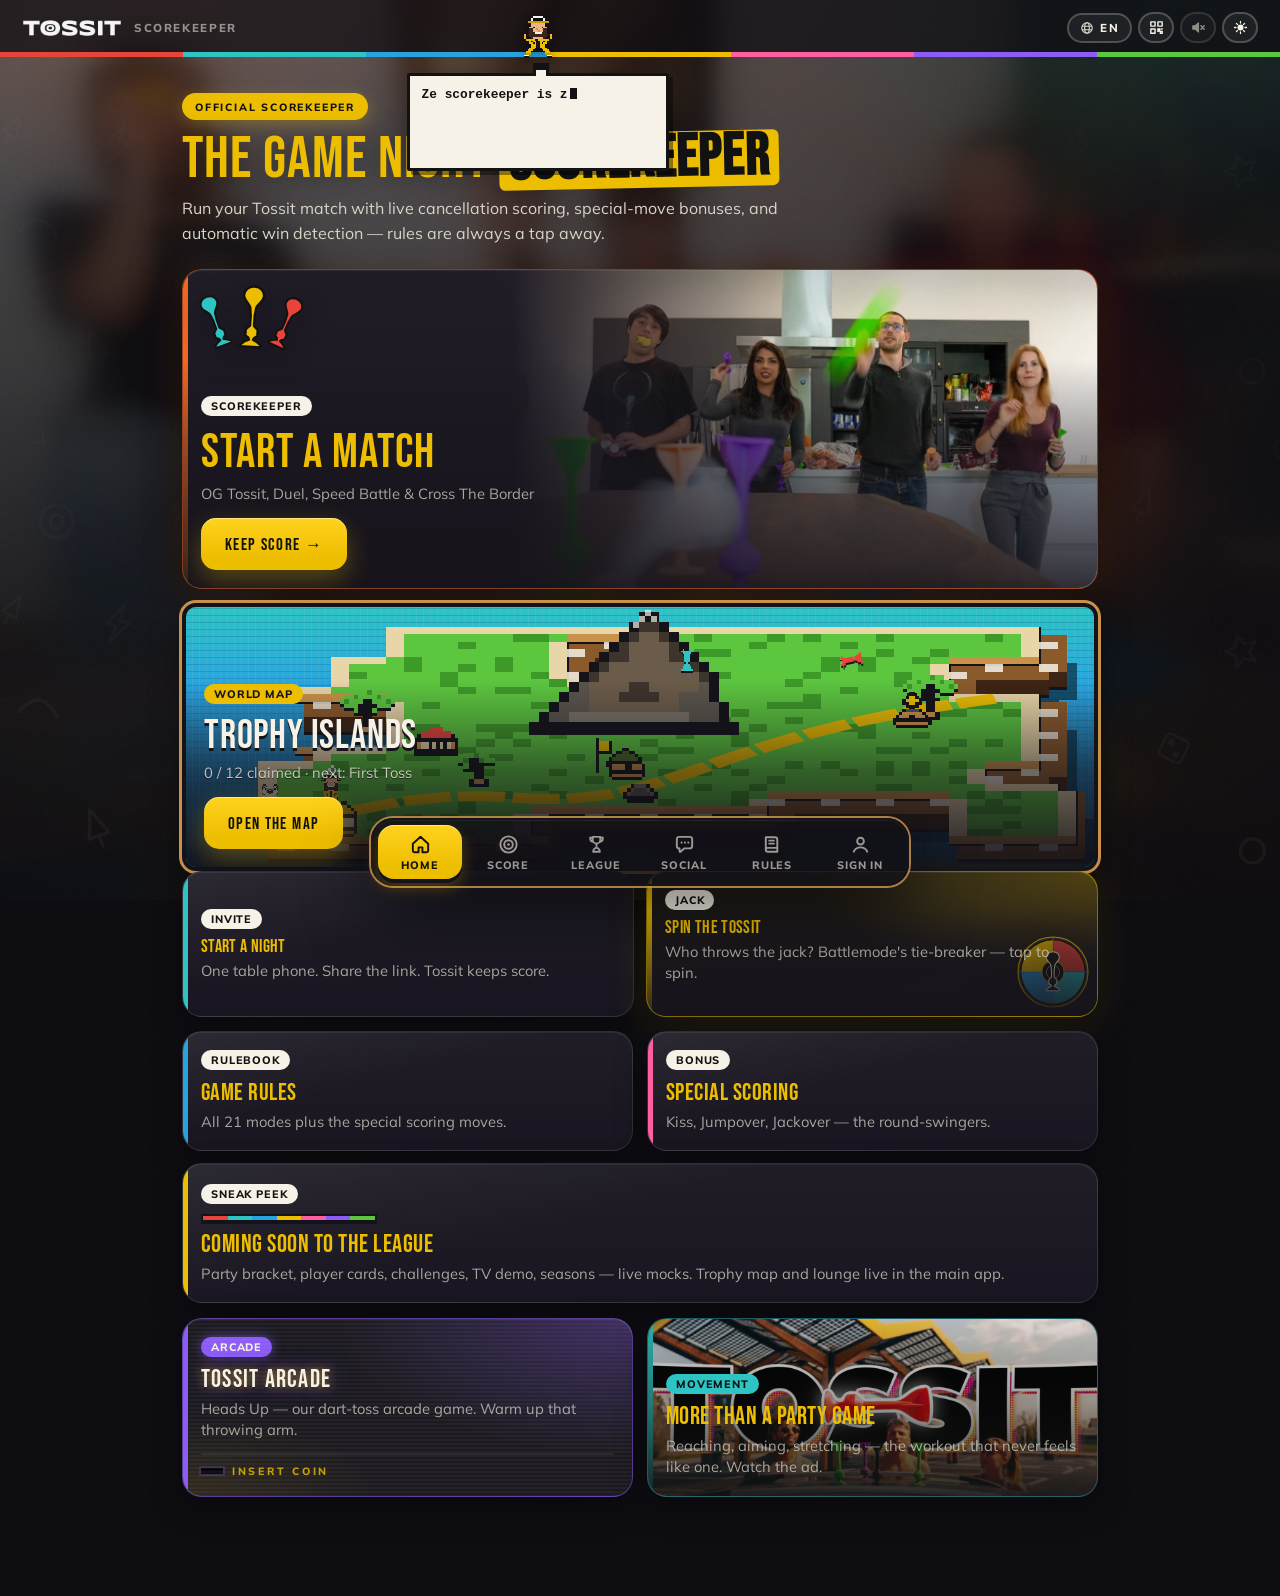
<file: index.html>
<!doctype html>
<html lang="en">
  <head>
    <meta charset="UTF-8" />
    <link rel="icon" type="image/svg+xml" href="/favicon.svg" />
    <link rel="icon" type="image/png" sizes="192x192" href="/icons/icon-192.png" />
    <meta
      name="viewport"
      content="width=device-width, initial-scale=1, viewport-fit=cover"
    />
    <meta name="theme-color" content="#121212" />
    <link rel="manifest" href="/manifest.webmanifest" />
    <link rel="apple-touch-icon" href="/icons/apple-touch-icon.png" />
    <meta name="apple-mobile-web-app-capable" content="yes" />
    <meta name="apple-mobile-web-app-status-bar-style" content="black-translucent" />
    <meta
      name="description"
      content="Keeps score, teaches all 21 game modes, and has an arcade inside — everything you need for game night."
    />
    <meta property="og:title" content="TOSSIT — The Game Night Scorekeeper" />
    <meta
      property="og:description"
      content="Keeps score, teaches all 21 game modes, and has an arcade inside — everything you need for game night."
    />
    <meta property="og:type" content="website" />
    <meta property="og:url" content="https://worldtossitleague.com/" />
    <meta property="og:image" content="https://worldtossitleague.com/og-image.png" />
    <meta property="og:image:width" content="1200" />
    <meta property="og:image:height" content="630" />
    <meta name="twitter:card" content="summary_large_image" />
    <meta name="twitter:title" content="TOSSIT — The Game Night Scorekeeper" />
    <meta
      name="twitter:description"
      content="Keeps score, teaches all 21 game modes, and has an arcade inside — everything you need for game night."
    />
    <meta name="twitter:image" content="https://worldtossitleague.com/og-image.png" />
    <link rel="preconnect" href="https://fonts.googleapis.com" />
    <link rel="preconnect" href="https://fonts.gstatic.com" crossorigin />
    <link
      href="https://fonts.googleapis.com/css2?family=Bebas+Neue&family=Mulish:wght@400;600;700;800&display=swap"
      rel="stylesheet"
    />
    <title>Tossit — Scorekeeper</title>
    <script type="module" crossorigin src="/assets/index-DO4WMa_-.js"></script>
    <link rel="stylesheet" crossorigin href="/assets/index-CfoiXfZk.css">
  </head>
  <body>
    <div id="root"></div>
  </body>
</html>
</file>
<file: assets/index-CfoiXfZk.css>
:root{--ink:#121212;--yellow:#edbd00;--cream:#f6f2e7;--bone:#f6f2e7;--orange:#f26722;--blue:#29a3e0;--teal:#2ec4c4;--red:#e8443a;--green:#5cc63f;--purple:#8b5cf6;--pink:#ff5fa2;--night:#121212;--card:#1c1a20;--plate:#272430;--ink-soft:#d9d4c8;--tr-bg:#121212;--tr-card:#1c1a20;--tr-plate:#272430;--tr-ink:#d9d4c8;--tr-heading:#edbd00;--tr-line:#f6f2e7;--tr-plate-line:#121212;--tr-shadow-color:#f26722;--tr-accent:#edbd00;--tr-accent-ink:#121212;--tr-outline:3px;--tr-radius:18px;--tr-shadow:8px;--tr-line-w:var(--tr-outline);--tr-drop:var(--tr-shadow);--dart-1:#e8443a;--dart-2:#2ec4c4;--dart-3:#29a3e0;--dart-4:#edbd00;--dart-5:#ff5fa2;--dart-6:#8b5cf6;--dart-7:#5cc63f;--bg-deep:#0e0d12;--bg-top:#17141c;--stroke-soft:#f6f2e71a;--stroke-strong:#f6f2e733;--hi-inner:inset 0 1px 0 #ffffff0f;--e1:0 2px 10px #00000047;--e2:0 12px 32px #00000061;--e3:0 26px 64px #00000085;--surface-sheen:linear-gradient(165deg, #ffffff0e, #fff0 42%);--font-display:"Bebas Neue", Impact, sans-serif;--font-body:"Mulish", "Muli", system-ui, sans-serif;--ease:cubic-bezier(.22, 1, .36, 1);--toss-ease:cubic-bezier(.2, .9, .25, 1.15);--spring:cubic-bezier(.34, 1.56, .64, 1);--safe-top:env(safe-area-inset-top,0px);--safe-bottom:env(safe-area-inset-bottom,0px);--tap:52px;--lightningcss-light: ;--lightningcss-dark:initial;color-scheme:dark}@media (width<=720px){:root{--tr-line-w:2.5px;--tr-drop:6px}}*,:before,:after{box-sizing:border-box}html,body,#root{min-height:100%}html,body{overflow-x:clip}body{font-family:var(--font-body);background:linear-gradient(180deg, var(--bg-top) 0%, var(--bg-deep) 46%, #0b0a0e 100%) fixed, var(--bg-deep);color:var(--tr-ink);-webkit-font-smoothing:antialiased;-webkit-tap-highlight-color:transparent;touch-action:manipulation;margin:0}:focus{outline:none}:focus-visible{outline:2.5px solid var(--yellow);outline-offset:2px}h1,h2,h3,.display{font-family:var(--font-display);letter-spacing:.02em;text-transform:uppercase;color:var(--tr-heading);margin:0;font-weight:400}a{color:inherit;text-decoration:none}button,input,select{font:inherit}button{cursor:pointer;color:inherit;background:0 0;border:none}.app-frame{--bg-photo:url(/bg/ambient-warm.jpg);--bg-photo-opacity:.4;--glow-a:#f2672233;--glow-b:#2ec4c421;--glow-c:#edbd0017;flex-direction:column;min-height:100dvh;display:flex;position:relative}.app-frame[data-bg=score]{--bg-photo:url(/bg/ambient-warm.jpg);--bg-photo-opacity:.46;--glow-a:#edbd0026;--glow-b:#f267222b;--glow-c:#2ec4c414}.app-frame[data-bg=rules]{--bg-photo:url(/bg/ambient-cool.jpg);--bg-photo-opacity:.55;--glow-a:#29a3e033;--glow-b:#2ec4c426;--glow-c:#8b5cf61a}.app-frame[data-bg=arcade]{--bg-photo:url(/bg/ambient-violet.jpg);--bg-photo-opacity:.42;--glow-a:#8b5cf64d;--glow-b:#ff5fa229;--glow-c:#edbd001a}.app-frame[data-bg=movement]{--bg-photo:url(/bg/ambient-cool.jpg);--bg-photo-opacity:.45;--glow-a:#2ec4c433;--glow-b:#5cc63f1f;--glow-c:#29a3e01a}.app-frame[data-bg=quiet]{--bg-photo:url(/bg/ambient-cool.jpg);--bg-photo-opacity:.24;--glow-a:#f267221c;--glow-b:#29a3e01c;--glow-c:#2ec4c412}.app-bg{z-index:0;pointer-events:none;position:fixed;inset:0}.app-bg>div{position:absolute;inset:0}.app-bg-photo{background-image:var(--bg-photo);opacity:var(--bg-photo-opacity);background-position:top;background-size:cover;-webkit-mask-image:linear-gradient(#000000f2,#0009 42%,#00000047 72%,#00000024);mask-image:linear-gradient(#000000f2,#0009 42%,#00000047 72%,#00000024)}.app-bg-glow{background:radial-gradient(52% 44% at 10% -8%, var(--glow-a), transparent 68%), radial-gradient(46% 40% at 92% 0%, var(--glow-b), transparent 70%), radial-gradient(64% 52% at 50% 112%, var(--glow-c), transparent 72%), radial-gradient(130% 96% at 50% 42%, transparent 52%, #07060a99 100%)}.app-bg-pattern{opacity:.045;filter:invert();background-image:url(/tossit-doodles.svg);background-size:480px;-webkit-mask-image:radial-gradient(92% 84% at 50% 34%,#0000 32%,#000 88%);mask-image:radial-gradient(92% 84% at 50% 34%,#0000 32%,#000 88%)}.app-bg:after{content:"";opacity:.05;mix-blend-mode:overlay;background-image:url("data:image/svg+xml,%3Csvg xmlns='http://www.w3.org/2000/svg' width='160' height='160'%3E%3Cfilter id='n'%3E%3CfeTurbulence type='fractalNoise' baseFrequency='0.85' numOctaves='2'/%3E%3CfeColorMatrix type='saturate' values='0'/%3E%3C/filter%3E%3Crect width='100%25' height='100%25' filter='url(%23n)'/%3E%3C/svg%3E");position:absolute;inset:0}.app-header{z-index:30;padding:calc(12px + var(--safe-top)) 22px 14px;-webkit-backdrop-filter:blur(18px)saturate(1.5);background:#0e0d12b8;align-items:center;gap:12px;display:flex;position:sticky;top:0;overflow:visible}.wordmark{flex-shrink:1;align-items:center;min-width:0;display:inline-flex}.wordmark img{filter:invert()brightness(.96);width:auto;height:20px;display:block}.header-sub{letter-spacing:.14em;text-transform:uppercase;color:var(--cream);opacity:.55;text-overflow:ellipsis;white-space:nowrap;min-width:0;font-size:.72rem;font-weight:800;overflow:hidden}.header-tools{flex-shrink:0;align-items:center;gap:6px;margin-left:auto;display:flex}.header-stripe{height:5px;display:flex;position:absolute;bottom:0;left:0;right:0}.header-stripe i{flex:1 1 0}.header-stripe i:first-child{background:var(--dart-1)}.header-stripe i:nth-child(2){background:var(--dart-2)}.header-stripe i:nth-child(3){background:var(--dart-3)}.header-stripe i:nth-child(4){background:var(--dart-4)}.header-stripe i:nth-child(5){background:var(--dart-5)}.header-stripe i:nth-child(6){background:var(--dart-6)}.header-stripe i:nth-child(7){background:var(--dart-7)}.app-main{width:min(960px,100%);padding:24px 22px calc(100px + var(--safe-bottom));z-index:1;animation:page-in .26s var(--ease) both;flex:1;margin:0 auto;position:relative}@keyframes page-in{0%{opacity:0;transform:translateY(6px)}to{opacity:1;transform:none}}.tabbar{left:50%;bottom:calc(14px + var(--safe-bottom));z-index:40;-webkit-backdrop-filter:blur(24px)saturate(1.5);box-shadow:0 0 0 2px #c9924bd9, var(--e3), var(--hi-inner);background:#121016d1;border:2px solid #15131a;border-radius:22px;gap:4px;padding:5px;display:flex;position:fixed;transform:translate(-50%)}.tab{min-width:84px;color:var(--cream);opacity:.6;transition:opacity .16s var(--ease), background .16s var(--ease), color .16s var(--ease), box-shadow .16s var(--ease);border-radius:16px;flex-direction:column;align-items:center;gap:2px;padding:8px 16px 7px;display:flex}.tab svg{width:23px;height:23px}.tab span{letter-spacing:.08em;text-transform:uppercase;white-space:nowrap;font-size:.68rem;font-weight:800}.tab.active{background:linear-gradient(180deg, #ffd21e, var(--yellow) 78%);color:var(--ink);opacity:1;box-shadow:inset 0 1px #ffffff73,0 4px #15131a,0 8px 16px #edbd0047}.tab:not(.active):active{opacity:.9}.kicker{background:var(--tr-accent);min-height:27px;color:var(--tr-accent-ink);letter-spacing:.17em;text-transform:uppercase;border-radius:999px;align-items:center;padding:0 13px;font-size:.66rem;font-weight:800;display:inline-flex;box-shadow:0 4px 16px #edbd0047}.page-title{text-shadow:0 2px 28px #00000073;margin:12px 0 8px;font-size:clamp(2.3rem,5.6vw,3.7rem);line-height:.94}.page-title strong{background:var(--tr-accent);color:var(--tr-accent-ink);text-shadow:none;border-radius:6px;padding:0 .16em;display:inline-block;transform:rotate(-1.2deg)}.lede{opacity:.9;max-width:40rem;margin:0 0 20px;font-size:1rem;line-height:1.55}.meta{color:var(--tr-ink);opacity:.75;margin:0;font-size:.92rem;line-height:1.45}.back-link{background:var(--tr-plate);border:1.5px solid #f6f2e729;border-radius:12px;align-items:center;gap:6px;min-height:40px;margin-bottom:14px;padding:0 14px;font-size:.9rem;font-weight:700;display:inline-flex}.badge{letter-spacing:.08em;text-transform:uppercase;color:var(--ink);background:var(--cream);border-radius:999px;padding:3px 10px;font-size:.68rem;font-weight:800;display:inline-block}.btn-row{flex-wrap:wrap;gap:12px;margin-top:18px;display:flex}.btn{min-height:var(--tap);font-family:var(--font-display);letter-spacing:.08em;text-transform:uppercase;transition:transform .12s var(--ease), filter .12s var(--ease), box-shadow .12s var(--ease);border-radius:15px;justify-content:center;align-items:center;padding:2px 24px 0;font-size:1.06rem;font-weight:400;display:inline-flex}.btn:active{transform:translateY(1px)scale(.97)}.btn:disabled{opacity:.4;pointer-events:none}.btn-primary{background:linear-gradient(180deg, #ffd21e, var(--yellow) 78%);color:var(--ink);position:relative;overflow:hidden;box-shadow:0 10px 26px #edbd004d,inset 0 1px #ffffff73}.btn-primary:after{content:"";width:36%;animation:brand-sheen 4.8s var(--ease) 1.2s infinite;pointer-events:none;background:linear-gradient(90deg,#0000,#ffffff61,#0000);position:absolute;inset:0 auto 0 -40%;transform:translate(-80%)}@keyframes brand-sheen{0%,72%{transform:translate(-80%)}88%,to{transform:translate(380%)}}.btn-ghost{color:var(--cream);box-shadow:var(--e1), var(--hi-inner);background:linear-gradient(#ffffff12,#ffffff04),#272430b8;border:1px solid #f6f2e729}.btn-danger{color:var(--red);background:#e8443a14;border:1px solid #e8443a73}.btn .btn-points{letter-spacing:.06em;animation:score-pop .38s var(--toss-ease) both;background:#12121229;border-radius:999px;margin-left:10px;padding:3px 10px 1px;font-size:.94em;display:inline-block;box-shadow:inset 0 1px 2px #0003}.card{background:var(--surface-sheen), linear-gradient(180deg, #201d27, #191621);border:1px solid var(--stroke-soft);transition:transform .14s var(--ease), border-color .14s var(--ease), box-shadow .14s var(--ease);box-shadow:var(--e2), var(--hi-inner);border-radius:20px;padding:18px;display:block;position:relative;overflow:hidden}button.card{text-align:left;width:100%}.card:after{content:"";background:var(--card-shadow,var(--orange));border-radius:0 4px 4px 0;width:5px;position:absolute;top:0;bottom:0;left:0}@media (hover:hover) and (pointer:fine){.card:hover{box-shadow:var(--e3), var(--hi-inner);border-color:#f6f2e747;transform:translateY(-2px)}.tab:not(.active):hover{opacity:.9;background:#f6f2e714}.rule-row:hover{border-color:#f6f2e747;transform:translateY(-1px)}.land-hud-pip:hover{transform:scale(1.16)}}.card h3{margin:8px 0 4px;font-size:1.55rem}.card-grid{grid-template-columns:repeat(auto-fill,minmax(250px,1fr));gap:12px;display:grid}.home-hero{padding-top:12px}.hero-card{min-height:250px;box-shadow:var(--e2), 0 12px 44px #f2672229, var(--hi-inner);background:radial-gradient(120% 130% at 100% 0,#f267223d,#0000 55%),linear-gradient(#201d27,#181520);border-width:1.5px;border-color:#f2672280;flex-direction:column;justify-content:flex-end;align-items:flex-start;margin-top:24px;display:flex}.hero-media{object-fit:cover;object-position:center 62%;z-index:0;width:58%;height:100%;position:absolute;top:0;right:0;-webkit-mask-image:linear-gradient(270deg,#000000f2 45%,#0000);mask-image:linear-gradient(270deg,#000000f2 45%,#0000)}.hero-card:before{content:"";z-index:1;background:linear-gradient(#0000 28%,#17141b59 52%,#17141be0 100%);position:absolute;inset:0}.hero-card>:not(.hero-media){z-index:2;position:relative}.hero-card h3{margin:8px 0 2px;font-size:clamp(2.2rem,6vw,3rem)}.hero-card .meta{margin-bottom:14px}.hero-cta{pointer-events:none}.hero-card:active .hero-cta{transform:scale(.97)}.home-actions{grid-template-columns:repeat(auto-fit,minmax(250px,1fr));gap:14px;margin-top:14px;display:grid}.home-actions .card{flex-direction:column;justify-content:flex-end;align-items:flex-start;min-height:120px;display:flex}.home-actions .card h3{font-size:1.5rem}.rules-index .lede{margin-bottom:8px}.filter-row{top:calc(61px + var(--safe-top));z-index:20;scrollbar-width:none;-webkit-overflow-scrolling:touch;-webkit-backdrop-filter:blur(18px)saturate(1.4);background:#16141ca8;border:1px solid #f6f2e71a;border-radius:999px;gap:8px;margin:0 0 14px;padding:7px;display:flex;position:sticky;overflow-x:auto;box-shadow:0 8px 24px #05040859}.filter-row::-webkit-scrollbar{display:none}.filter-chip{background:var(--tr-plate);min-height:40px;color:var(--cream);letter-spacing:.05em;text-transform:uppercase;transition:background .14s var(--ease), color .14s var(--ease), box-shadow .14s var(--ease);border:2px solid #15131a;border-radius:999px;flex:none;padding:0 16px;font-size:.8rem;font-weight:800;box-shadow:0 2px #15131a}.filter-chip.active{background:linear-gradient(180deg, #ffd21e, var(--yellow) 78%);color:var(--ink);border-color:#15131a;box-shadow:0 3px #15131a}.rule-list{gap:8px;margin:0 0 18px;padding:0;list-style:none;display:grid}.rule-row{background:var(--surface-sheen), linear-gradient(180deg, #1f1c26, #181520);border:1px solid var(--stroke-soft);min-height:60px;transition:transform .13s var(--ease), border-color .13s var(--ease), box-shadow .13s var(--ease);box-shadow:var(--e1), var(--hi-inner);border-radius:16px;grid-template-columns:1fr auto;align-items:center;gap:12px;padding:12px 14px 12px 16px;display:grid;position:relative;overflow:hidden}.rule-row:before{content:"";background:var(--row-accent,var(--yellow));border-radius:0 3px 3px 0;width:5px;position:absolute;top:0;bottom:0;left:0}.rule-row:active{border-color:#f6f2e747;transform:scale(.985)}.rule-row .row-name{font-family:var(--font-display);color:var(--cream);letter-spacing:.03em;text-transform:uppercase;font-size:1.22rem;line-height:1.05}.rule-row .row-meta{opacity:.65;margin-top:3px;font-size:.82rem}.row-tag{letter-spacing:.08em;text-transform:uppercase;color:var(--ink);background:var(--yellow);vertical-align:2px;border-radius:999px;margin-left:8px;padding:3px 9px;font-size:.64rem;font-weight:800;display:inline-block}.rule-row .chevron{color:var(--cream);opacity:.35;font-size:1.1rem}.featured-grid,.rules-shortcuts{grid-template-columns:1fr;gap:10px;margin:0 0 8px;display:grid}@media (width>=720px){.featured-grid,.rules-shortcuts{grid-template-columns:repeat(3,minmax(0,1fr))}}.rules-shortcuts .card{flex-direction:column;justify-content:flex-end;align-items:flex-start;min-height:0;padding:14px 14px 15px;display:flex}.rules-shortcuts .card h3,.spin-feature h3{margin:6px 0 2px;font-size:1.22rem;line-height:1.05}.rules-shortcuts .meta,.spin-feature .meta{margin:0;font-size:.78rem;line-height:1.35}.group-label{font-family:var(--font-display);color:var(--cream);opacity:.9;letter-spacing:.07em;text-transform:uppercase;align-items:center;gap:14px;margin:18px 0 10px;font-size:1.3rem;display:flex}.group-label-sub{opacity:.72;margin:6px 0 8px;font-size:1.05rem}.group-label:after{content:"";background:linear-gradient(90deg,#f6f2e738,#0000);flex:1;height:1.5px}.rules-detail .back-link{min-height:36px;margin-bottom:10px;padding:0 12px}.rules-detail .page-title{margin-top:10px}.rules-detail .lede{margin-bottom:12px}.rules-detail-meta{margin:0 0 14px}.chip-row{flex-wrap:wrap;gap:8px;margin:0 0 18px;display:flex}.chip{background:var(--surface-sheen), #272430a8;min-width:0;box-shadow:var(--e1), var(--hi-inner);border:1px solid #f6f2e724;border-radius:14px;padding:8px 12px}.chip strong{font-family:var(--font-display);color:var(--tr-heading);font-size:1.22rem;line-height:1;display:block}.chip span{text-transform:uppercase;letter-spacing:.05em;opacity:.7;font-size:.72rem}.step-card{--sc-pad-x:18px;--sc-pad-y:16px;background:var(--surface-sheen), linear-gradient(180deg, #201d27, #191621);border:1px solid var(--stroke-soft);padding:var(--sc-pad-y) var(--sc-pad-x);box-shadow:var(--e1), var(--hi-inner);border-radius:18px;flex-direction:column;margin-bottom:12px;display:flex;overflow:hidden}.step-card:not(:has(>.card-media)){border-top:3px solid var(--step-shadow,var(--orange))}.step-card .label{letter-spacing:.14em;text-transform:uppercase;color:var(--step-shadow,var(--tr-accent));margin-bottom:4px;font-size:.72rem;font-weight:800;display:block}.step-card h3{margin-bottom:2px;font-size:1.35rem}.step-card>.card-media{margin:calc(-1 * var(--sc-pad-y)) calc(-1 * var(--sc-pad-x)) 14px;border:none;border-bottom:3px solid var(--step-shadow,var(--tr-accent));border-radius:0;order:-1}.step-card .rules-html{font-size:.95rem}.step-card .rules-html>:first-child{margin-top:.5em}.step-card .rules-html>:last-child{margin-bottom:.15em}.rules-html h4{font-family:var(--font-display);color:var(--tr-heading);text-transform:uppercase;margin:1.1em 0 .35em;font-size:1.2rem}.rules-html p,.rules-html li{line-height:1.55}.rules-html ul{padding-left:1.2em}.rules-html.card:after{display:none}.card-media{border:1.5px solid #f6f2e729;border-bottom:3px solid var(--step-shadow,var(--move-shadow,var(--tr-accent)));background:#17141b;border-radius:14px;margin:12px 0 10px;overflow:hidden}.card-media img,.card-media video{width:100%;height:auto;display:block}.rules-hero-grid{gap:12px;margin:4px 0 18px;display:grid}.rules-hero-grid.two-up{grid-template-columns:repeat(auto-fit,minmax(240px,1fr))}.rules-hero-grid .card-media{margin:0}.move-thumb{object-fit:cover;border:1.5px solid #f6f2e72e;border-radius:14px;width:96px;height:96px;position:absolute;top:14px;right:14px}.move-card:has(>.move-thumb){min-height:124px;padding-right:124px;position:relative}.how-to-throw-page{max-width:100%}.how-to-throw-page .lede{margin-bottom:14px}.throw-section{margin-top:28px}.throw-heading{margin:10px 0 6px;font-size:clamp(1.7rem,4.5vw,2.4rem)}.throw-heading strong{background:var(--tr-accent);color:var(--tr-accent-ink);border-radius:6px;padding:0 .16em;display:inline-block;transform:rotate(-1.2deg)}.throw-grid{grid-template-columns:repeat(auto-fill,minmax(260px,1fr));gap:12px;display:grid}.throw-grid .step-card{margin-bottom:0}.move-grid{grid-template-columns:repeat(auto-fill,minmax(230px,1fr));gap:12px;display:grid}.move-card{background:var(--surface-sheen), linear-gradient(180deg, #201d27, #191621);border:1.5px solid #f6f2e71a;border-left:5px solid var(--move-shadow,var(--orange));box-shadow:var(--e1), var(--hi-inner);transition:transform .13s var(--ease), border-color .13s var(--ease), box-shadow .13s var(--ease), background .13s var(--ease);border-radius:18px;padding:16px}.move-card.selected{border-color:var(--move-face,var(--yellow));background:var(--surface-sheen), linear-gradient(180deg, color-mix(in srgb, var(--move-face,var(--yellow)) 16%, #201d27), color-mix(in srgb, var(--move-face,var(--yellow)) 8%, #191621));box-shadow:0 0 0 2.5px color-mix(in srgb, var(--move-face,var(--yellow)) 65%, transparent), 0 6px 24px color-mix(in srgb, var(--move-face,var(--yellow)) 28%, transparent), var(--hi-inner)}.move-card.selected .meta{color:var(--yellow);opacity:1;font-weight:800}.move-card .points{font-family:var(--font-display);color:var(--ink);background:var(--move-face,var(--tr-accent));border-radius:10px;margin-bottom:8px;padding:3px 10px;font-size:1.15rem;display:inline-block}.move-card h3{margin-bottom:6px;font-size:1.35rem}.setup-form{gap:16px;max-width:720px;display:grid}.score-setup{padding-bottom:8px}.setup-resume{border:1.5px solid color-mix(in srgb, var(--orange) 55%, #f6f2e72e);background:radial-gradient(120% 110% at 100% 0%, #f2672238, transparent 55%), var(--surface-sheen), linear-gradient(180deg, #241c18, #181520);max-width:720px;box-shadow:var(--e2), var(--hi-inner);border-radius:20px;gap:12px;margin:0 0 20px;padding:16px 16px 14px;display:grid}.setup-resume .badge{margin-bottom:6px}.setup-resume h2{font-family:var(--font-display);letter-spacing:.04em;text-transform:uppercase;color:var(--cream);margin:0 0 4px;font-size:clamp(1.55rem,4vw,1.9rem);line-height:1.05}.setup-resume-note{opacity:.72;margin:0}.setup-resume-actions{margin:0}.setup-resume-actions .btn-primary{flex:180px;min-height:52px}.setup-empty-hint{color:var(--tr-ink);opacity:.85;background:#f6f2e70a;border:1px dashed #f6f2e72e;border-radius:12px;margin:0 0 12px;padding:10px 12px;font-size:.86rem;line-height:1.4}.player-edit-list{gap:10px;display:grid}.player-edit-tools{flex-wrap:wrap;align-items:center;gap:8px;display:flex}.player-remove{flex:none;min-height:40px;padding:0 12px}.setup-actions{bottom:calc(72px + var(--safe-bottom));z-index:15;-webkit-backdrop-filter:blur(16px)saturate(1.3);background:#121018d1;border:1px solid #f6f2e71f;border-radius:18px;margin-top:4px;padding:10px;position:sticky;box-shadow:0 -8px 28px #05040859}.inline-link{text-underline-offset:2px;color:var(--cream);text-decoration:underline}.setup-mode-meta{margin-top:-4px}.round-pick-hint{color:var(--tr-ink);opacity:.82;margin:-4px 0 12px;font-size:.9rem;line-height:1.35}.rules-index-head,.rules-index-head .lede{margin-bottom:4px}.rules-empty{color:var(--tr-ink);background:#f6f2e70a;border:1px dashed #f6f2e733;border-radius:16px;margin:8px 0 24px;padding:18px 16px;font-size:.92rem}.rules-group{margin-bottom:4px}.rules-steps{gap:0;display:grid}.rules-actions{margin-top:8px}.rules-actions-sticky{bottom:calc(72px + var(--safe-bottom));z-index:15;-webkit-backdrop-filter:blur(16px)saturate(1.3);background:#121018db;border:1px solid #f6f2e71f;border-radius:18px;margin-top:18px;padding:10px;position:sticky;box-shadow:0 -8px 28px #05040859}.rules-not-found{max-width:520px}.throw-hero{margin-bottom:4px}.throw-chips{margin-top:4px}.throw-footer{margin-top:28px}.field label{text-transform:uppercase;letter-spacing:.07em;opacity:.8;margin-bottom:8px;font-size:.74rem;font-weight:800;display:block}.field input,.field select{width:100%;min-height:var(--tap);color:var(--cream);appearance:none;transition:border-color .14s var(--ease), box-shadow .14s var(--ease);background:#1f1c26d1;border:1px solid #f6f2e72e;border-radius:14px;padding:0 16px;font-size:16px;box-shadow:inset 0 2px 6px #00000047}.field input:focus,.field select:focus{outline:2px solid var(--yellow);outline-offset:1px}.player-edit{background:var(--surface-sheen), linear-gradient(180deg, #201d27, #191621);border:1px solid var(--stroke-soft);border-left:6px solid var(--row-color,var(--orange));box-shadow:var(--e1), var(--hi-inner);border-radius:16px;grid-template-columns:1fr auto;align-items:center;gap:10px;padding:12px;display:grid}.setup-form .btn-primary{flex:180px;min-height:56px}.color-swatches{flex-wrap:wrap;gap:8px;display:flex}.swatch{width:38px;height:38px;transition:transform .12s var(--ease);border:2px solid #0006;border-radius:999px}.swatch.selected{outline:3px solid var(--cream);outline-offset:2px;transform:scale(1.06)}.scoreboard{gap:10px;display:grid}.player-row{background:var(--surface-sheen), linear-gradient(180deg, #1e1b25c7, #15131bdb);-webkit-backdrop-filter:blur(16px)saturate(1.3);border:1px solid #f6f2e724;border-left:6px solid var(--row-color,var(--orange));min-height:96px;box-shadow:var(--e2), var(--hi-inner);border-radius:18px;grid-template-columns:auto 1fr auto;grid-template-areas:"chip id score""track track track";align-items:center;gap:6px 14px;padding:14px 16px 12px;display:grid}.player-row.winner{background:color-mix(in srgb, var(--yellow) 18%, var(--tr-card));border-color:var(--yellow)}.player-row.leader{border-color:color-mix(in srgb, var(--row-color,var(--yellow)) 70%, #f6f2e733);animation:2.6s ease-in-out infinite leader-pulse}@keyframes leader-pulse{0%,to{box-shadow:0 0 0 0 color-mix(in srgb, var(--row-color,var(--yellow)) 0%, transparent)}50%{box-shadow:0 0 0 4px color-mix(in srgb, var(--row-color,var(--yellow)) 26%, transparent)}}.player-chip{background:var(--row-color,var(--orange));border-radius:10px;grid-area:chip;width:36px;height:36px;box-shadow:inset 0 -2px #00000047}.player-id{grid-area:id;min-width:0}.player-row .name{font-family:var(--font-display);color:var(--cream);letter-spacing:.04em;overflow-wrap:anywhere;font-size:clamp(1.55rem,4vw,1.9rem);line-height:1}.player-row .score{font-family:var(--font-display);color:var(--tr-heading);text-align:right;font-variant-numeric:tabular-nums;min-width:1.6ch;text-shadow:0 0 26px color-mix(in srgb, var(--tr-heading) 42%, transparent), 0 2px 0 #00000059;grid-area:score;font-size:clamp(3.2rem,9vw,4.6rem);line-height:.88}.score-track{background:#f6f2e71a;border-radius:999px;grid-area:track;height:4px;margin-top:4px;overflow:hidden}.score-track i{border-radius:inherit;background:var(--row-color,var(--yellow));height:100%;display:block}.scoreboard-duel{grid-template-columns:1fr 1fr}.scoreboard-duel .player-row{text-align:center;border-left-width:1.5px;grid-template-columns:1fr;grid-template-areas:"chip""id""score""track";justify-items:center;gap:8px;min-height:168px;padding:14px 12px 12px}.scoreboard-duel .player-chip{border-radius:999px;width:100%;height:8px}.scoreboard-duel .player-row .score{text-align:center;font-size:clamp(3.8rem,15vw,5.6rem)}.scoreboard-duel .score-track{width:100%}.round-panel{background:radial-gradient(120% 80% at 50% 0%, #edbd001a, transparent 52%), var(--surface-sheen), linear-gradient(180deg, #1f1c27e0, #17151df0);-webkit-backdrop-filter:blur(18px)saturate(1.25);box-shadow:var(--e3), var(--hi-inner);border:1px solid #f6f2e726;border-radius:24px;margin-top:4px;padding:22px 20px 18px}.round-panel h2{letter-spacing:.04em;margin-bottom:14px;font-size:clamp(1.7rem,4.4vw,2.15rem)}.winner-picks{grid-template-columns:repeat(auto-fit,minmax(140px,1fr));gap:10px;margin-bottom:16px;display:grid}.pick-btn{overflow-wrap:anywhere;background:var(--surface-sheen), #27243099;border:2px solid color-mix(in srgb, var(--pick-color,var(--orange)) 55%, transparent);min-height:56px;box-shadow:var(--e1), var(--hi-inner), 0 0 18px color-mix(in srgb, var(--pick-color,var(--orange)) 10%, transparent);font-family:var(--font-display);letter-spacing:.04em;text-transform:uppercase;transition:background .13s var(--ease), color .13s var(--ease), transform .12s var(--ease);border-left-width:6px;border-radius:14px;padding:8px 12px;font-size:1.35rem;font-weight:400}.pick-btn:active{transform:scale(.97)}.pick-btn.selected{background:var(--pick-color,var(--yellow));border-color:var(--pick-color,var(--yellow));color:var(--ink);box-shadow:0 8px 26px color-mix(in srgb, var(--pick-color,var(--yellow)) 42%, transparent), inset 0 1px 0 #ffffff59}.specials-tray{margin:0 0 16px}.special-chips{flex-wrap:wrap;gap:8px;display:flex}.special-chip{background:color-mix(in srgb, var(--chip-color,var(--yellow)) 20%, #17151deb);border:1.5px solid color-mix(in srgb, var(--chip-color,var(--yellow)) 55%, transparent);min-height:42px;color:var(--cream);text-align:left;box-shadow:0 4px 16px color-mix(in srgb, var(--chip-color,var(--yellow)) 20%, transparent);animation:chip-in .26s var(--toss-ease) both;transition:transform .12s var(--ease), filter .12s var(--ease);border-radius:999px;align-items:center;gap:9px;padding:4px 13px 4px 15px;font-size:.84rem;font-weight:700;display:inline-flex}.special-chip:active{transform:scale(.95)}@keyframes chip-in{0%{opacity:0;transform:scale(.7)}to{opacity:1;transform:scale(1)}}.special-chip .chip-delta{font-family:var(--font-display);color:var(--yellow);padding-top:2px;font-size:1.15rem;line-height:1}.special-chip .chip-tag{letter-spacing:.12em;text-transform:uppercase;color:var(--ink);background:color-mix(in srgb, var(--chip-color,var(--yellow)) 88%, white);white-space:nowrap;border-radius:999px;padding:3px 8px;font-size:.58rem;font-weight:800}.special-chip .chip-x{opacity:.55;font-size:.78rem}.stepper-label{text-transform:uppercase;letter-spacing:.07em;opacity:.75;margin:2px 0 8px;font-size:.74rem;font-weight:800;display:block}.stepper{align-items:center;gap:14px;margin:0 0 18px;display:flex}.stepper button{background:var(--surface-sheen), #272430b8;width:60px;height:60px;box-shadow:var(--e1), var(--hi-inner);color:var(--cream);transition:transform .11s var(--toss-ease), background .11s var(--ease), color .11s var(--ease);border:1px solid #f6f2e72e;border-radius:18px;flex:none;font-size:2rem;font-weight:800;line-height:1}.stepper button:active{background:var(--yellow);color:var(--ink);transform:scale(.88)}.stepper-readout{flex-direction:column;flex:auto;align-items:center;gap:8px;min-width:0;display:flex}.stepper .value{font-family:var(--font-display);color:var(--cream);text-align:center;font-variant-numeric:tabular-nums;min-width:2ch;font-size:2.8rem;line-height:.9}.dart-rack{flex-wrap:wrap;justify-content:center;gap:4px;width:100%;display:flex}.dart-pip{clip-path:polygon(50% 0,100% 22%,82% 100%,18% 100%,0 22%);background:#f6f2e724;width:12px;height:20px}.dart-pip.on{background:var(--yellow);box-shadow:0 0 8px #edbd0066}.btn-log{letter-spacing:.1em;width:100%;min-height:60px;font-size:1.05rem;box-shadow:0 8px 28px #edbd0061}.round-tools{margin-top:12px}.round-tools .btn{letter-spacing:.04em;white-space:nowrap;flex:1 1 0;min-width:0;padding:0 8px;font-size:.78rem}.sheet-backdrop{-webkit-backdrop-filter:blur(8px);z-index:60;cursor:pointer;animation:fade-in .18s var(--ease) both;background:#050408b8;justify-content:center;align-items:flex-end;padding:14px;display:flex;position:fixed;inset:0}@keyframes fade-in{0%{opacity:0}to{opacity:1}}.sheet{-webkit-backdrop-filter:blur(20px);width:min(720px,100%);max-height:min(82dvh,840px);padding:20px 18px calc(18px + var(--safe-bottom));animation:sheet-up .24s var(--ease) both;box-shadow:var(--e3), var(--hi-inner);background:linear-gradient(#1b1921f7,#121017fa);border:1px solid #f6f2e729;border-radius:24px;overflow:auto}@keyframes sheet-up{0%{opacity:.45;transform:translateY(32px)scale(.985)}to{opacity:1;transform:none}}.decider-launch{background:radial-gradient(120% 130% at 100% 0,#edbd0029,#0000 55%),linear-gradient(#221e18,#181520);border-color:#edbd0073;margin:8px 0 18px}.decider-launch h3{font-size:1.7rem}.decider-launch .btn{margin-top:12px}.decider-sheet .stepper{margin-bottom:14px}.decider-names{gap:8px;margin-bottom:16px;display:grid}.decider-name{align-items:center;gap:10px;display:flex}.decider-name i{border-radius:50%;flex-shrink:0;width:14px;height:14px;box-shadow:0 0 0 2px #00000059}.decider-name input{min-width:0;min-height:44px;color:var(--cream);background:#1f1c26d1;border:1px solid #f6f2e72e;border-radius:12px;flex:1;padding:0 12px}.decider-wheel{aspect-ratio:1;width:min(320px,78vw);margin:8px auto 12px;position:relative;overflow:visible}.decider-pie{filter:drop-shadow(0 10px 28px #00000073);width:100%;height:100%}.decider-seat{pointer-events:none;transform-origin:50%;z-index:2;position:absolute;inset:0}.decider-seat-label{width:max-content;max-width:72px;color:var(--cream);letter-spacing:.02em;text-align:center;text-overflow:ellipsis;white-space:nowrap;transform-origin:50%;background:#0e0d12d1;border:1.5px solid #0000;border-radius:999px;padding:3px 8px;font-size:.68rem;font-weight:800;position:absolute;top:11%;left:50%;overflow:hidden;transform:translate(-50%,-50%)}.decider-wheel[data-count="7"] .decider-seat-label,.decider-wheel[data-count="8"] .decider-seat-label{max-width:52px;padding:2px 6px;font-size:.58rem}.decider-seat.lost .decider-seat-label{opacity:.38;background:#0e0d128c}.decider-seat.won{z-index:4}.decider-seat.won .decider-seat-label{letter-spacing:.03em;max-width:118px;color:var(--seat-color,var(--yellow));border-color:var(--seat-color,var(--yellow));box-shadow:0 0 0 2px #00000073, 0 0 18px 4px color-mix(in srgb, var(--seat-color,var(--yellow)) 70%, transparent);background:#121212;padding:6px 12px;font-size:.92rem;font-weight:900;animation:1.15s ease-in-out infinite decider-win-pulse}.decider-wheel[data-count="7"] .decider-seat.won .decider-seat-label,.decider-wheel[data-count="8"] .decider-seat.won .decider-seat-label{max-width:78px;padding:5px 8px;font-size:.76rem}@keyframes decider-win-pulse{0%,to{box-shadow:0 0 0 2px #00000073, 0 0 14px 3px color-mix(in srgb, var(--seat-color,var(--yellow)) 55%, transparent)}50%{box-shadow:0 0 0 3px #00000059, 0 0 28px 8px color-mix(in srgb, var(--seat-color,var(--yellow)) 85%, transparent)}}.decider-dart{transform-origin:50%;pointer-events:none;filter:drop-shadow(0 8px 16px #0000008c);z-index:3;justify-content:center;align-items:center;transition-property:transform;transition-timing-function:cubic-bezier(.12,.72,.12,1);display:flex;position:absolute;inset:18%}.decider-dart svg{width:34%;height:auto;display:block}.decider-dart.landed{filter:drop-shadow(0 8px 16px #0000008c) drop-shadow(0 0 12px color-mix(in srgb, var(--winner-color,var(--yellow)) 45%, transparent))}.decider-result{text-align:center;font-family:var(--font-display);letter-spacing:.03em;text-transform:uppercase;margin:4px 0 14px;font-size:1.6rem}.decider-result.is-idle,.decider-result.is-spinning{font-family:var(--font-body);letter-spacing:.08em;opacity:.7;text-transform:uppercase;font-size:.82rem;font-weight:800}.toast-win{background:radial-gradient(120% 140% at 50% -30%, #ffffff52, transparent 55%), linear-gradient(180deg, #ffd21e, var(--yellow));color:var(--tr-accent-ink);text-align:center;border-radius:24px;margin-top:18px;padding:26px 20px;box-shadow:0 18px 54px #edbd0061,inset 0 1px #ffffff80}.toast-win h2{color:var(--tr-accent-ink);font-size:2.2rem}@media (width>=900px){.scoreboard{grid-template-columns:repeat(2,1fr)}.hero-card{min-height:320px}.hero-media{width:64%}.score-header{padding-top:40px;padding-bottom:30px}.round-panel{padding:28px 30px 24px}.winner-picks .pick-btn{min-height:62px;font-size:1.5rem}}@media (width<=640px){.player-edit{grid-template-columns:1fr}.app-main{padding-top:16px;padding-bottom:calc(112px + var(--safe-bottom))}.tabbar{bottom:calc(12px + var(--safe-bottom))}.tab{min-height:48px}.header-sub{display:none}.app-header{gap:8px}}@media (width<=480px){.app-main{padding-left:16px;padding-right:16px}.app-header{gap:8px;padding-left:12px;padding-right:12px}.header-tools{gap:5px}.lang-switch{padding:6px 8px}.lang-switch span{display:none}.lang-switch,.qr-open,.sound-toggle,.gaetan-sleep-toggle{justify-content:center;width:34px;height:30px;padding:0}.tabbar{gap:2px;width:auto;padding:5px;left:8px;right:8px;transform:none}.tab{flex:1 1 0;gap:3px;min-width:0;padding:8px 2px 7px}.rule-row{grid-template-columns:1fr auto;gap:10px;padding:11px 12px 11px 15px}.rule-row .row-name{font-size:1.1rem}.row-tag{width:fit-content;margin:5px 0 0;display:block}.filter-row{border-radius:18px;margin-left:-4px;margin-right:-4px}.rules-shortcuts .card{padding:13px 13px 14px}.rules-shortcuts .card h3,.spin-feature h3{font-size:1.12rem}.rules-actions-sticky,.setup-actions{bottom:calc(64px + var(--safe-bottom));margin-left:-4px;margin-right:-4px}.rules-actions-sticky .btn,.setup-actions .btn{min-height:48px;font-size:.86rem}.throw-grid{grid-template-columns:1fr}.throw-heading{font-size:clamp(1.45rem,7vw,1.9rem)}.card{padding:16px}.home-actions .card h3{font-size:1.4rem}.player-row{gap:6px 10px;min-height:88px;padding:12px 12px 10px}.player-row .name{font-size:1.4rem}.scoreboard-duel .player-row{min-height:154px;padding:12px 10px 10px}.round-panel{padding:16px 14px 14px}.round-pick-hint{font-size:.84rem}.round-tools{flex-wrap:wrap}.round-tools .btn{flex:calc(50% - 6px);min-height:48px}.score-header{padding-left:16px;padding-right:16px}.stepper button{width:56px;height:56px}.step-card{--sc-pad-x:14px;--sc-pad-y:14px}.move-card{padding:14px}.sheet{padding:16px 14px calc(16px + var(--safe-bottom))}.chip{min-width:84px;padding:8px 12px}.chip strong{font-size:1.2rem}.setup-resume{padding:14px}.kicker{min-height:24px;padding:0 11px;font-size:.6rem}.page-title{margin:10px 0 6px;font-size:clamp(1.85rem,11vw,2.55rem)}.lede{margin-bottom:16px;font-size:.95rem;line-height:1.45}.group-label{gap:10px;margin:20px 0 8px;font-size:1.12rem}.btn-row{gap:10px}.btn-row .btn-primary{flex:100%}.filter-row{gap:6px;padding:5px 6px}.filter-chip{min-height:36px;padding:0 13px;font-size:.74rem}.notify-switch{justify-content:flex-start;width:100%}.profile-avatar{width:72px;height:72px}.profile-hero{align-items:flex-start;gap:14px}.provider-btn{width:100%}.league-table{font-size:.9rem}}.auth-page{max-width:520px}.auth-options{gap:12px;max-width:420px;display:grid}.provider-btn{min-height:var(--tap);letter-spacing:.03em;border-radius:14px;justify-content:center;align-items:center;gap:10px;font-weight:800;display:inline-flex}.provider-btn svg{width:20px;height:20px}.provider-apple{background:var(--cream);color:var(--ink);border:1.5px solid #f6f2e733}.provider-google{color:#1f1f1f;background:#fff;border:1.5px solid #f6f2e733}.auth-divider{color:var(--tr-ink);opacity:.6;text-transform:uppercase;letter-spacing:.06em;align-items:center;gap:12px;margin:6px 0;font-size:.82rem;display:flex}.auth-divider:before,.auth-divider:after{content:"";background:#f6f2e724;flex:1;height:1.5px}.auth-error{color:var(--red);opacity:1}.profile-page{max-width:720px}.profile-hero{align-items:center;gap:16px;margin-bottom:8px;display:flex}.profile-hero .page-title{margin:0}.profile-email{word-break:break-word;margin:4px 0 0}.profile-avatar{width:64px;height:64px;font-family:var(--font-display);letter-spacing:.04em;color:#1a1410;box-shadow:var(--e2);background-repeat:no-repeat;border:3px solid #f6f2e759;border-radius:999px;flex:none;place-items:center;padding:0;font-size:1.7rem;display:grid;overflow:hidden}.profile-address-grid{grid-template-columns:repeat(auto-fit,minmax(140px,1fr));gap:12px;display:grid}.notify-switch{min-height:var(--tap);background:#f6f2e714;border:1px solid #f6f2e72e;border-radius:999px;align-items:center;gap:12px;margin:10px 0 4px;padding:10px 14px;font-weight:700;display:inline-flex}.notify-switch.on{border-color:var(--yellow);color:var(--yellow)}.notify-switch-track{background:#f6f2e733;border-radius:999px;width:44px;height:26px;position:relative}.notify-switch.on .notify-switch-track{background:var(--yellow)}.notify-switch-knob{width:20px;height:20px;transition:transform .14s var(--ease);background:#1a1410;border-radius:50%;position:absolute;top:3px;left:3px}.notify-switch.on .notify-switch-knob{transform:translate(18px)}.profile-page .lede{margin-bottom:18px}.profile-card{margin-bottom:14px}.profile-card h3{margin:6px 0 10px;font-size:1.35rem}.profile-form{max-width:none;margin-top:14px}.profile-save-row{margin:4px 0 22px}.profile-world-grid{grid-template-columns:repeat(auto-fit,minmax(220px,1fr));gap:14px;margin-bottom:8px;display:grid}.profile-world-grid .card h3{margin:6px 0 4px;font-size:1.35rem}.profile-page .card.profile-card:hover{transform:none}.profile-page .btn-ghost,.profile-delete-row{margin-top:10px}.history-list{gap:10px;margin:0;padding:0;list-style:none;display:grid}.history-row{background:var(--surface-sheen), linear-gradient(180deg, #1f1c26, #181520);border:1px solid var(--stroke-soft);border-left:4px solid var(--row-color,var(--orange));box-shadow:var(--e1), var(--hi-inner);border-radius:16px;grid-template-columns:1fr auto;align-items:center;gap:12px;padding:12px 16px;display:grid}.history-row .row-name{font-family:var(--font-display);color:var(--cream);letter-spacing:.03em;text-transform:uppercase;font-size:1.2rem;display:block}.history-row .row-meta{opacity:.65;margin-top:3px;font-size:.82rem;display:block}.lang-switch{color:var(--cream);letter-spacing:.12em;cursor:pointer;transition:border-color .14s var(--ease), background .14s var(--ease);background:#fff9eb0f;border:2px solid #fff9eb38;border-radius:999px;align-items:center;gap:6px;padding:6px 11px;font-size:.72rem;font-weight:800;line-height:1;display:inline-flex;position:relative}.lang-switch:hover,.lang-switch:focus-within{border-color:var(--yellow);background:#fff9eb1a}.lang-switch svg{opacity:.85;width:14px;height:14px;display:block}.lang-switch select{opacity:0;cursor:pointer;appearance:none;border:0;width:100%;height:100%;font-size:16px;position:absolute;inset:0}.app-main{animation:none}.route-shell{animation:page-in .28s var(--ease) both}.home-hero>*{animation:rise-in .46s var(--ease) both}.home-hero>:first-child{animation-delay:30ms}.home-hero>:nth-child(2){animation-delay:80ms}.home-hero>:nth-child(3){animation-delay:.13s}.home-hero>:nth-child(4){animation-delay:.19s}.home-hero>:nth-child(5){animation-delay:.25s}.home-hero>:nth-child(6){animation-delay:.31s}@keyframes rise-in{0%{opacity:0;transform:translateY(14px)scale(.985)}70%{opacity:1;transform:translateY(-2px)scale(1.004)}to{opacity:1;transform:none}}.rule-list li,.featured-grid>*,.rules-shortcuts>*{animation:rise-in .42s var(--ease) both}.rule-list li:first-child{animation-delay:40ms}.rule-list li:nth-child(2){animation-delay:80ms}.rule-list li:nth-child(3){animation-delay:.12s}.rule-list li:nth-child(4){animation-delay:.16s}.rule-list li:nth-child(5){animation-delay:.2s}.rule-list li:nth-child(6){animation-delay:.24s}.featured-grid>:nth-child(2),.rules-shortcuts>:nth-child(2){animation-delay:60ms}.featured-grid>:nth-child(3),.rules-shortcuts>:nth-child(3){animation-delay:.12s}.battle-card{margin-top:14px}.spin-card{min-height:240px;box-shadow:var(--e2), 0 12px 44px #edbd0024, var(--hi-inner);background:radial-gradient(120% 130% at 100% 0,#edbd0038,#0000 55%),linear-gradient(#221e18,#181520);border-color:#edbd0080;flex-direction:column;justify-content:flex-end;align-items:flex-start;margin-top:14px;display:flex}.spin-card h3{margin:8px 0 2px;font-size:clamp(1.85rem,5vw,2.5rem)}.spin-card .meta{margin-bottom:14px}.jack-preview{aspect-ratio:1;position:relative}.jack-preview .decider-pie{width:100%;height:100%;display:block}.jack-preview-dart{transform-origin:50%;pointer-events:none;filter:drop-shadow(0 8px 16px #0000008c);justify-content:center;align-items:center;display:flex;position:absolute;inset:18%}.jack-preview-dart svg{width:34%;height:auto;display:block}.spin-cover{z-index:0;pointer-events:none;width:min(228px,58%);position:absolute;top:8px;right:-10px}.spin-cover .jack-preview-dart{animation:10s linear infinite spin-cover-idle}@keyframes spin-cover-idle{0%{transform:rotate(-28deg)}to{transform:rotate(332deg)}}.spin-card:before{content:"";z-index:1;background:linear-gradient(#0000 26%,#17141b61 50%,#17141be6 100%);position:absolute;inset:0}.spin-card>:not(.spin-cover){z-index:2;position:relative}@media (width<=480px){.spin-cover{width:min(188px,62%);right:-16px}}.spin-feature{background:radial-gradient(120% 130% at 100% 0,#edbd002e,#0000 55%),linear-gradient(#221e18,#181520);border-color:#edbd0073}.score-battle-note{margin-top:4px}@media (hover:hover){.card:hover{box-shadow:var(--e3), var(--hi-inner);border-color:#f6f2e747;transform:translateY(-3px)}.rule-row:hover{box-shadow:var(--e2), var(--hi-inner);border-color:#f6f2e742;transform:translateY(-2px)}.btn:hover{filter:brightness(1.06)}.tab:not(.active):hover{opacity:.85}.filter-chip:not(.active):hover{border-color:#f6f2e759}}.hero-media{animation:18s ease-in-out infinite alternate hero-drift}@keyframes hero-drift{0%{transform:scale(1)}to{transform:scale(1.06)}}.hero-card .hero-darts{z-index:2;pointer-events:none;filter:drop-shadow(0 8px 14px #0006);width:104px;height:auto;animation:5.5s ease-in-out infinite dart-bob;position:absolute;top:14px;left:16px}@keyframes dart-bob{0%,to{transform:translateY(0)rotate(-4deg)}50%{transform:translateY(-9px)rotate(3deg)}}@media (width<=480px){.hero-card .hero-darts{width:78px}}.score-num{animation:score-pop .42s var(--toss-ease) both;display:inline-block}@keyframes score-pop{0%{opacity:.2;transform:translateY(-14px)scale(.5)}55%{opacity:1;transform:translateY(2px)scale(1.18)}75%{transform:translateY(0)scale(.98)}to{transform:none}}.arcade-card{background:radial-gradient(120% 140% at 100% 0%, #8b5cf64d, transparent 55%), radial-gradient(90% 90% at 0% 100%, #edbd001a, transparent 50%), var(--tr-card);border-color:#8b5cf68c;animation:3.2s ease-in-out infinite arcade-glow}@keyframes arcade-glow{0%,to{box-shadow:0 0 #8b5cf600}50%{box-shadow:0 0 22px #8b5cf659}}.arcade-card:before{content:"";pointer-events:none;background:repeating-linear-gradient(#ffffff09 0 2px,#0000 2px 4px);position:absolute;inset:0}.arcade-card .badge{background:var(--purple);color:var(--cream);box-shadow:0 0 12px #8b5cf68c}.arcade-card h3{color:var(--cream);letter-spacing:.05em;text-shadow:0 0 8px #edbd008c,0 0 22px #8b5cf699,0 2px #00000080}@media (hover:hover){.arcade-card:hover{border-color:#8b5cf6d9;animation-play-state:paused;box-shadow:0 0 28px #8b5cf680}}.arcade-card .coin-line{letter-spacing:.26em;text-transform:uppercase;color:#edbd00cc;border-top:2px solid #f6f2e714;align-self:stretch;align-items:center;gap:9px;margin-top:12px;padding-top:9px;font-size:.66rem;font-weight:800;display:inline-flex}.arcade-card .coin-slot{background:#0a0910;width:22px;height:6px;box-shadow:inset 0 2px #000c,0 0 0 2px #3a3348}.arcade-card .coin-line{animation:1.6s step-end infinite coin-blink}@keyframes coin-blink{0%,60%{opacity:1}61%,to{opacity:.3}}.arcade-page{--font-heading-family:var(--font-display);--font-body-family:var(--font-body)}.arcade-page .kicker{background:var(--purple);color:var(--cream);box-shadow:0 0 14px #8b5cf68c}.arcade-page .page-title{text-shadow:0 0 10px #edbd004d,0 0 30px #8b5cf673}.arcade-page .page-title strong{background:var(--purple);color:var(--cream);box-shadow:0 0 18px #8b5cf699}.arcade-page .tossit-arcade{margin-top:6px;padding-left:0;padding-right:0}.arcade-page .ta-shell{position:relative}.arcade-page .ta-shell:before{content:"";filter:blur(26px);z-index:-1;pointer-events:none;background:#8b5cf652;position:absolute;inset:4px 14px 14px 4px}.fun-row{grid-template-columns:repeat(auto-fit,minmax(250px,1fr));gap:14px;margin-top:14px;display:grid}.fun-row .card{flex-direction:column;justify-content:flex-end;align-items:flex-start;min-height:150px;display:flex}.video-card{border-color:#2ec4c466}.video-card .video-media{object-fit:cover;z-index:0;width:100%;height:100%;position:absolute;inset:0}.video-card:before{content:"";z-index:1;background:linear-gradient(#1212121f 0%,#1212126b 48%,#121212e6 100%);position:absolute;inset:0}.video-card>:not(.video-media){z-index:2;position:relative}.video-card .badge{background:var(--teal)}.movement-page .movement-video{border-bottom-color:var(--teal);margin:4px 0 18px}.movement-page .movement-video video{aspect-ratio:16/9;object-fit:cover;background:#17141b}.benefit-grid{grid-template-columns:repeat(auto-fit,minmax(260px,1fr));gap:12px;display:grid}.benefit-grid .step-card{margin-bottom:0}.benefit-text{margin:6px 0 2px;font-size:.95rem;line-height:1.55}.benefit-text strong{background:color-mix(in srgb, var(--step-shadow,var(--teal)) 30%, transparent);color:var(--cream);border-radius:4px;padding:0 4px}.movement-footnote{opacity:.6;max-width:46rem;margin-top:18px}.score-header{margin:-24px calc(50% - 50vw) 18px;padding:30px 22px 24px;position:relative;overflow:hidden}.score-header .score-backdrop{object-fit:cover;object-position:center 44%;z-index:0;filter:brightness(.5)saturate(1.1)blur(2.5px);opacity:.7;width:100%;height:100%;position:absolute;inset:0;transform:scale(1.06);-webkit-mask-image:linear-gradient(#000 20%,#00000080 62%,#0000 88%);mask-image:linear-gradient(#000 20%,#00000080 62%,#0000 88%)}.score-header:after{content:"";z-index:0;pointer-events:none;background:radial-gradient(120% 100% at 50% 0,#0a090d59,#0000 74%),linear-gradient(#0e0d1224 0%,#0e0d126b 48%,#0e0d122e 78%,#0000 100%);position:absolute;inset:0}.score-header-inner{z-index:1;width:min(916px,100%);margin:0 auto;padding-right:7.5rem;position:relative}@media (width<=520px){.score-header-inner{padding-top:2.6rem;padding-right:0}.score-header-tools{top:0;right:0}}.score-header .scoreboard{margin-top:20px}.sound-toggle{width:36px;height:31px;color:var(--cream);transition:border-color .14s var(--ease), background .14s var(--ease), opacity .14s var(--ease);background:#fff9eb0f;border:2px solid #fff9eb38;border-radius:999px;justify-content:center;align-items:center;padding:0;display:inline-flex}.sound-toggle svg{width:17px;height:17px;display:block}.sound-toggle:hover,.sound-toggle:focus-visible{border-color:var(--yellow);background:#fff9eb1a}.sound-toggle.is-muted{opacity:.55}.gaetan-sleep-toggle{width:36px;height:31px;color:var(--cream);transition:border-color .14s var(--ease), background .14s var(--ease), opacity .14s var(--ease);background:#fff9eb0f;border:2px solid #fff9eb38;border-radius:999px;justify-content:center;align-items:center;padding:0;display:inline-flex}.gaetan-sleep-toggle svg{width:17px;height:17px;display:block}.gaetan-sleep-toggle:hover,.gaetan-sleep-toggle:focus-visible{border-color:var(--yellow);background:#fff9eb1a}.gaetan-sleep-toggle.is-asleep{opacity:.55}.celebration{z-index:80;background:radial-gradient(95% 70% at 50% -6%, color-mix(in srgb, var(--win-color,var(--yellow)) 26%, transparent), transparent 62%), radial-gradient(120% 80% at 50% 112%, #edbd0029, transparent 60%), #09080cf2;-webkit-backdrop-filter:blur(10px);animation:fade-in .26s var(--ease) both;justify-content:center;align-items:center;padding:26px 20px;display:flex;position:fixed;inset:0;overflow-y:auto}.celebration-canvas{pointer-events:none;width:100%;height:100%;position:fixed;inset:0}.celebration-gaetan{z-index:1;pointer-events:none;line-height:0;animation:.64s ease-in-out infinite celebration-gaetan-hop;position:absolute}.celebration-gaetan>svg{image-rendering:pixelated;shape-rendering:crispedges;filter:drop-shadow(0 4px 8px #0000008c);display:block}.celebration-gaetan-star{animation-duration:.72s;top:7%;left:50%;transform:translate(-50%)}.celebration-gaetan-star>svg{width:56px;height:84px}.celebration-gaetan-tl{animation-delay:80ms;top:14%;left:8%}.celebration-gaetan-tr{animation-delay:.16s;top:12%;right:8%}.celebration-gaetan-bl{animation-delay:40ms;bottom:16%;left:6%}.celebration-gaetan-br{animation-delay:.2s;bottom:14%;right:6%}.celebration-gaetan-tl>svg,.celebration-gaetan-tr>svg,.celebration-gaetan-bl>svg,.celebration-gaetan-br>svg{width:36px;height:54px}@keyframes celebration-gaetan-hop{0%,to{translate:0}45%{translate:0 -10px}}@media (width<=640px){.celebration-gaetan-bl,.celebration-gaetan-br{display:none}.celebration-gaetan-star>svg{width:44px;height:66px}}.celebration-inner{text-align:center;width:min(600px,100%);animation:celebration-in .52s var(--toss-ease) both;margin:auto;position:relative}@keyframes celebration-in{0%{opacity:0;transform:translateY(22px)scale(.94)}to{opacity:1;transform:none}}.celebration-name{color:var(--cream);overflow-wrap:anywhere;text-shadow:0 0 16px color-mix(in srgb, var(--win-color,var(--yellow)) 70%, transparent), 0 0 56px color-mix(in srgb, var(--win-color,var(--yellow)) 45%, transparent), 0 3px 0 #0006;margin:16px 0 0;font-size:clamp(3.4rem,13vw,5.8rem);line-height:.92}.celebration-wins{font-family:var(--font-display);letter-spacing:.14em;text-transform:uppercase;color:var(--yellow);margin:6px 0 0;font-size:clamp(1.3rem,4vw,1.7rem)}.celebration-score{font-family:var(--font-display);color:var(--tr-heading);font-variant-numeric:tabular-nums;text-shadow:0 0 30px #edbd0066;margin-top:10px;font-size:clamp(2.8rem,10vw,4.4rem);line-height:1}.celebration-players{margin-top:8px}.celebration-dot{vertical-align:-1px;border-radius:3px;width:10px;height:10px;margin-right:6px;display:inline-block}.celebration-stats{flex-wrap:wrap;justify-content:center;gap:10px;margin:20px 0 6px;display:flex}.celebration-stats .chip strong{text-overflow:ellipsis;white-space:nowrap;max-width:200px;font-size:1.3rem;overflow:hidden}.celebration-actions{justify-content:center}.celebration-actions .btn-primary{flex:100%;min-height:58px}.celebration-undo{color:var(--cream);opacity:.55;min-height:40px;margin-top:18px;padding:0 14px;font-size:.85rem;font-weight:700;text-decoration:underline}.league-table{border-collapse:separate;border-spacing:0 8px;width:100%;margin:2px 0 24px}.league-table th{text-align:left;letter-spacing:.12em;text-transform:uppercase;opacity:.65;padding:0 12px 2px;font-size:.68rem;font-weight:800}.league-table th:not(.player):not(.rank),.league-table td.num{text-align:center}.league-table td{background:var(--surface-sheen), linear-gradient(180deg, #1f1c26, #181520);border-top:1px solid var(--stroke-soft);border-bottom:1px solid var(--stroke-soft);padding:13px 12px}.league-table td:first-child{border-left:6px solid var(--row-color,var(--orange));border-radius:16px 0 0 16px}.league-table td:last-child{border-right:1px solid var(--stroke-soft);border-radius:0 16px 16px 0}.league-table td.rank{width:44px;font-family:var(--font-display);color:var(--cream);opacity:.7;text-align:center;font-size:1.2rem}.league-table td.player{font-family:var(--font-display);letter-spacing:.03em;text-transform:uppercase;color:var(--cream);overflow-wrap:anywhere;font-size:1.25rem}.league-table td.num{font-family:var(--font-display);color:var(--cream);font-variant-numeric:tabular-nums;width:64px;font-size:1.35rem}.league-table td.num.wins{color:var(--tr-heading);text-shadow:0 0 14px #edbd0059}.league-dot{background:var(--row-color,var(--orange));vertical-align:-1px;border-radius:4px;width:13px;height:13px;margin-right:10px;display:inline-block}.league-recent-heading{margin:0 0 10px;font-size:1.5rem}.league-row .league-share{letter-spacing:.05em;min-height:42px;padding:0 14px;font-size:.82rem}.league-empty{background:radial-gradient(120% 130% at 100% 0,#edbd0024,#0000 55%),linear-gradient(#201d27,#181520);border-color:#edbd0059;flex-direction:column;justify-content:flex-end;align-items:flex-start;gap:4px;min-height:210px;display:flex}.league-empty .btn{margin-top:14px}.splash{z-index:200;background:var(--bg-deep);pointer-events:auto;transition:opacity .46s var(--ease);place-items:center;display:grid;position:fixed;inset:0}.splash.splash-pass,.splash-out{pointer-events:none}.splash-out{opacity:0}.splash-stage{z-index:1;flex-direction:column;align-items:center;gap:14px;display:flex;position:relative}.splash .celebration-canvas{z-index:0}.splash-gaetan{width:56px;height:84px;animation:splash-logo .9s var(--ease) both}.splash-gaetan svg{width:100%;height:100%;image-rendering:pixelated;display:block}.splash-line{text-align:center;max-width:16rem;font-family:var(--font-display);letter-spacing:.04em;text-transform:uppercase;color:var(--cream);animation:splash-logo 1.05s .18s var(--ease) both;margin:0;font-size:1.05rem}.splash-logo{filter:invert()brightness(.97);width:min(320px,62vw);animation:splash-logo 1.05s var(--ease) both;display:block}@keyframes splash-logo{0%{opacity:0;transform:scale(.8)}55%{opacity:1}to{opacity:1;transform:scale(1)}}.splash-darts{filter:drop-shadow(0 10px 18px #00000080);width:min(118px,24vw);animation:splash-darts .78s .36s var(--toss-ease) both;position:absolute;bottom:-74px;right:-30px}@keyframes splash-darts{0%{opacity:0;transform:translate(46px,42px)rotate(26deg)scale(.55)}to{opacity:1;transform:none}}@media (width>=1024px) and (orientation:landscape){.score-match .scoreboard,.score-match .scoreboard-duel{grid-template-columns:repeat(auto-fit,minmax(230px,1fr));gap:16px}.score-match .player-row{text-align:center;border-left-width:1.5px;border-top:5px solid var(--row-color,var(--orange));grid-template-columns:1fr;grid-template-areas:"chip""id""score""track";justify-items:center;gap:10px;min-height:280px;padding:20px 16px 16px}.score-match .player-chip{border-radius:999px;width:100%;height:8px}.score-match .player-row .name{font-size:clamp(2rem,3vw,2.7rem)}.score-match .player-row .score,.score-match .scoreboard-duel .player-row .score{text-align:center;font-size:clamp(6.5rem,11vw,10rem);line-height:.9}.score-match .score-track{width:100%;height:6px}.score-match .round-panel{grid-template-columns:minmax(0,1.05fr) minmax(0,1fr);align-items:start;column-gap:30px;display:grid}.score-match .round-panel h2{grid-column:1/-1;margin-bottom:10px;font-size:1.7rem}.score-match .winner-picks,.score-match .specials-tray{grid-column:1;margin-bottom:10px}.score-match .round-io{grid-area:2/2/span 2}.score-match .round-tools{grid-column:1/-1;margin-top:8px}.score-match .round-tools .btn{flex:0 auto;padding:0 22px}.score-match .stepper{margin-bottom:14px}}.btn{transition:transform .3s var(--spring), filter .14s var(--ease), box-shadow .2s var(--ease)}.btn:active{transition-duration:70ms;transform:translateY(1px)scale(.94)}.card{transition:transform .32s var(--spring), border-color .14s var(--ease), box-shadow .2s var(--ease)}.card:active{transition-duration:80ms;transform:scale(.985)}.rule-row{transition:transform .3s var(--spring), border-color .13s var(--ease), box-shadow .2s var(--ease)}.rule-row:active{transition-duration:80ms;transform:scale(.975)rotate(-.3deg)}.pick-btn{transition:background .13s var(--ease), color .13s var(--ease), transform .3s var(--spring), box-shadow .2s var(--ease)}.pick-btn:active{transition-duration:70ms;transform:scale(.93)rotate(-1.2deg)}.move-card{transition:transform .3s var(--spring), border-color .13s var(--ease), box-shadow .13s var(--ease), background .13s var(--ease)}.move-card:active{transition-duration:80ms;transform:scale(.96)rotate(-.7deg)}.stepper button{transition:transform .32s var(--spring), background .11s var(--ease), color .11s var(--ease)}.stepper button:active{transition-duration:60ms;transform:scale(.85)rotate(-2deg)}.filter-chip{transition:background .14s var(--ease), color .14s var(--ease), transform .28s var(--spring), border-color .14s var(--ease)}.filter-chip:active{transition-duration:70ms;transform:scale(.92)}.swatch{transition:transform .28s var(--spring), outline-color .12s var(--ease)}.swatch:active{transition-duration:70ms;transform:scale(.82)}.special-chip{transition:transform .28s var(--spring), filter .12s var(--ease)}.special-chip:active{transition-duration:70ms;transform:scale(.92)rotate(-1.5deg)}.lang-switch:active,.sound-toggle:active{transform:scale(.9)}.tab svg{transition:transform .3s var(--spring)}.tab:active svg{transition-duration:70ms;transform:scale(.8)}.tab.active svg{animation:tab-pop .46s var(--toss-ease)}@keyframes tab-pop{0%{transform:scale(.7)rotate(-10deg)}55%{transform:scale(1.22)rotate(4deg)}to{transform:none}}.player-row{position:relative;overflow:hidden}.thunk-dart{background:var(--row-color,var(--yellow));clip-path:polygon(100% 50%,74% 12%,70% 32%,0 20%,12% 50%,0 80%,70% 68%,74% 88%);filter:drop-shadow(0 3px 6px #00000073);pointer-events:none;width:30px;height:15px;animation:dart-thunk .95s var(--ease) both;position:absolute;top:10px;right:12px}@keyframes dart-thunk{0%{opacity:0;transform:translate(-130px,30px)rotate(38deg)scale(.7)}38%{opacity:1;transform:translate(4px,-2px)rotate(-6deg)scale(1.06)}50%{transform:translate(0)rotate(8deg)}60%{transform:rotate(-3deg)}70%{opacity:1;transform:rotate(2deg)}86%{opacity:1;transform:none}to{opacity:0;transform:none}}.player-row.just-scored{animation:row-thunk .48s var(--toss-ease)}@keyframes row-thunk{0%{transform:none}30%{transform:translate(3px)scale(1.015)}55%{transform:translate(-2px)scale(.99)}to{transform:none}}.scoreboard.board-shake{animation:.38s linear board-shake}@keyframes board-shake{0%{transform:translate(0)}15%{transform:translate(3px,-2px)}30%{transform:translate(-3px,2px)}45%{transform:translate(2px,1px)}60%{transform:translate(-2px,-1px)}78%{transform:translate(1px)}to{transform:translate(0)}}.player-row.leader:after{content:"";pointer-events:none;background:linear-gradient(105deg,#0000,#ffffff1a 45%,#ffffff05 55%,#0000);width:34%;animation:3.6s ease-in-out infinite shine-sweep;position:absolute;top:0;bottom:0;left:-45%;transform:skew(-18deg)}@keyframes shine-sweep{0%{transform:translate(0)skew(-18deg)}34%{transform:translate(460%)skew(-18deg)}to{transform:translate(460%)skew(-18deg)}}.on-fire{background:linear-gradient(180deg, #ffa53f, var(--orange));color:var(--ink);letter-spacing:.1em;text-transform:uppercase;white-space:nowrap;vertical-align:1px;animation:onfire-in .52s var(--toss-ease) both;border-radius:999px;align-items:center;gap:4px;margin-left:8px;padding:2px 9px 1px;font-size:.64rem;font-weight:800;display:inline-flex;box-shadow:0 4px 14px #f2672273}.on-fire i{font-style:normal;animation:1.1s ease-in-out infinite flame-flicker;display:inline-block}@keyframes onfire-in{0%{opacity:0;transform:scale(.3)rotate(-14deg)}to{opacity:1;transform:none}}@keyframes flame-flicker{0%,to{transform:scale(1)}50%{transform:scale(1.28)rotate(-8deg)}}.round-banner{z-index:55;pointer-events:none;place-items:center;display:grid;position:fixed;inset:0}.round-banner:before{content:"";height:clamp(90px,16vh,150px);animation:rb-wipe .7s var(--ease) both;background:linear-gradient(90deg,#0000,#09080ce0 18% 82%,#0000);position:absolute;top:50%;left:0;right:0;transform:translateY(-50%)scaleX(0)}@keyframes rb-wipe{0%{opacity:1;transform:translateY(-50%)scaleX(0)}26%{opacity:1;transform:translateY(-50%)scaleX(1)}80%{opacity:1;transform:translateY(-50%)scaleX(1)}to{opacity:0;transform:translateY(-50%)scaleX(1)}}.round-banner .rb-text{font-family:var(--font-display);letter-spacing:.04em;text-transform:uppercase;color:var(--cream);text-shadow:0 4px 30px #0009;animation:rb-slam .7s var(--toss-ease) both;font-size:clamp(3rem,11vw,5.4rem);position:relative}.round-banner .rb-text strong{background:var(--yellow);color:var(--ink);text-shadow:none;border-radius:8px;padding:0 .16em;display:inline-block;transform:rotate(-2deg)}@keyframes rb-slam{0%{opacity:0;transform:scale(2.4)rotate(2.5deg)}30%{opacity:1;transform:scale(1)rotate(-1deg)}78%{opacity:1;transform:scale(1)rotate(-1deg)}to{opacity:0;transform:scale(.94)translateY(-8px)rotate(-1deg)}}.stamp-burst{z-index:70;pointer-events:none;filter:drop-shadow(0 10px 24px #00000080);font-size:clamp(72px,16vw,110px);line-height:1;position:fixed;top:42%;left:50%}.stamp-burst:after{content:"";width:1.4em;height:1.4em;animation:stamp-ring .7s var(--ease) both;border:4px solid #edbd00bf;border-radius:50%;margin:-.7em 0 0 -.7em;position:absolute;top:50%;left:50%}@keyframes stamp-ring{0%{opacity:0;transform:scale(.3)}35%{opacity:1}to{opacity:0;transform:scale(1.5)}}.stamp-pop{animation:stamp-pop .78s var(--toss-ease) both}@keyframes stamp-pop{0%{opacity:0;transform:translate(-50%,-50%)scale(.2)rotate(-16deg)}30%{opacity:1;transform:translate(-50%,-50%)scale(1.24)rotate(5deg)}55%{transform:translate(-50%,-50%)scale(1)rotate(-2deg)}82%{opacity:1;transform:translate(-50%,-50%)scale(1.02)}to{opacity:0;transform:translate(-50%,-50%)scale(1.1)}}.stamp-arc{animation:stamp-arc .84s var(--ease) both}@keyframes stamp-arc{0%{opacity:0;transform:translate(-160%,-30%)scale(.7)rotate(-10deg)}20%{opacity:1}40%{transform:translate(-85%,-130%)scale(1.05)rotate(4deg)}62%{transform:translate(-25%,-42%)scale(1)rotate(10deg)}78%{transform:translate(5%,-95%)scale(1)rotate(14deg)}90%{opacity:1}to{opacity:0;transform:translate(45%,-50%)scale(.9)rotate(20deg)}}.stamp-shake{animation:.82s linear both stamp-quake}@keyframes stamp-quake{0%{opacity:0;transform:translate(-50%,-50%)scale(.3)}18%{opacity:1;transform:translate(-50%,-50%)scale(1.15)}28%{transform:translate(calc(5px - 50%),-50%)scale(1)rotate(3deg)}38%{transform:translate(calc(-50% - 5px),-50%)rotate(-3deg)}48%{transform:translate(calc(4px - 50%),calc(2px - 50%))rotate(2deg)}58%{transform:translate(calc(-50% - 3px),calc(-50% - 2px))rotate(-2deg)}68%{transform:translate(calc(2px - 50%),-50%)rotate(1deg)}85%{opacity:1;transform:translate(-50%,-50%)}to{opacity:0;transform:translate(-50%,-50%)scale(1.05)}}.stamp-drop{animation:stamp-drop .86s var(--toss-ease) both}@keyframes stamp-drop{0%{opacity:0;transform:translate(-50%,-320%)rotate(-18deg)scale(.8)}30%{opacity:1;transform:translate(-50%,-46%)rotate(4deg)scale(1.05)}48%{transform:translate(-50%,-58%)rotate(-4deg)}62%{transform:translate(-50%,-50%)rotate(1deg)scale(1)}85%{opacity:1;transform:translate(-50%,-50%)}to{opacity:0;transform:translate(-50%,-50%)scale(1.08)}}.app-bg-photo{animation:52s ease-in-out infinite alternate bg-drift}@keyframes bg-drift{0%{transform:scale(1.04)translateY(0)}to{transform:scale(1.1)translateY(-.8%)}}.score-header .score-backdrop{animation:34s ease-in-out infinite alternate backdrop-drift}@keyframes backdrop-drift{0%{transform:scale(1.06)}to{transform:scale(1.1)translate(-.5%)}}.league-table tbody tr,.history-list>li{animation:rise-in .42s var(--ease) both}.league-table tbody tr:first-child,.history-list>li:first-child{animation-delay:40ms}.league-table tbody tr:nth-child(2),.history-list>li:nth-child(2){animation-delay:80ms}.league-table tbody tr:nth-child(3),.history-list>li:nth-child(3){animation-delay:.12s}.league-table tbody tr:nth-child(4),.history-list>li:nth-child(4){animation-delay:.16s}.league-table tbody tr:nth-child(5),.history-list>li:nth-child(5){animation-delay:.2s}.league-table tbody tr:nth-child(6),.history-list>li:nth-child(6){animation-delay:.24s}@media (prefers-reduced-motion:reduce){.app-main,.route-shell,.home-hero>*,.rule-list li,.featured-grid>*,.rules-shortcuts>*,.hero-media,.hero-card .hero-darts,.spin-cover .jack-preview-dart,.score-num,.player-row.leader,.sheet,.sheet-backdrop,.decider-dart,.arcade-card,.arcade-card .coin-line,.special-chip,.btn .btn-points,.celebration,.celebration-inner,.celebration-gaetan,.splash-logo,.splash-darts,.splash-gaetan,.splash-line,.app-bg-photo,.score-header .score-backdrop,.player-row.just-scored,.player-row.leader:after,.scoreboard.board-shake,.tab.active svg,.on-fire,.on-fire i,.league-table tbody tr,.history-list>li,.btn-primary:after{animation:none!important}.spin-cover .jack-preview-dart{transform:rotate(-28deg)}.thunk-dart,.round-banner,.stamp-burst{display:none!important}.splash{transition-duration:.18s}.card,.rule-row,.btn,.tab,.tab svg,.filter-chip,.pick-btn,.stepper button,.swatch,.move-card,.special-chip,.lang-switch,.sound-toggle,.decider-dart{transition:none!important}@media (hover:hover){.card:hover,.rule-row:hover{transform:none}}}.qr-open{width:36px;height:31px;color:var(--cream);transition:border-color .14s var(--ease), background .14s var(--ease);background:#fff9eb0f;border:2px solid #fff9eb38;border-radius:999px;justify-content:center;align-items:center;padding:0;display:inline-flex}.qr-open svg{width:17px;height:17px;display:block}.qr-open:hover,.qr-open:focus-visible{border-color:var(--yellow);background:#fff9eb1a}.qr-open:active{transform:scale(.9)}.qr-sheet{text-align:center;width:min(420px,100%);max-height:min(92vh,780px);overflow-y:auto}.qr-brand{letter-spacing:.04em;margin:0}.qr-subtitle{color:#f6f2e7c7;margin:2px 0 14px;font-weight:700}.qr-card{background:var(--cream);border-radius:20px;flex-direction:column;align-items:center;gap:10px;width:fit-content;margin:4px auto 14px;padding:18px 18px 14px;display:flex;box-shadow:0 14px 40px #00000073,inset 0 1px #fff9}.qr-canvas{border-radius:8px;display:block}.qr-url{letter-spacing:.04em;color:var(--ink);font-size:.86rem;font-weight:800}.invite-block{text-align:left;background:#f6f2e70d;border:1px solid #f6f2e724;border-radius:16px;margin:0 0 16px;padding:12px 14px 14px}.invite-label{letter-spacing:.14em;text-transform:uppercase;color:#d9d4c89e;margin-bottom:6px;font-size:.68rem;font-weight:800;display:block}.invite-copy{color:var(--cream);word-break:break-word;margin:0 0 10px;font-size:.92rem;line-height:1.35}.invite-copy-btn{width:100%}.night-guide{text-align:left;background:#2ec4c414;border:1px solid #2ec4c447;border-radius:16px;margin:0 0 18px;padding:12px 14px 14px}.night-guide-title{letter-spacing:.03em;color:var(--cream);margin:0 0 8px;font-family:Bebas Neue,Impact,sans-serif;font-size:1.35rem}.night-guide-steps{color:#f6f2e7db;gap:7px;margin:0;padding-left:1.15rem;font-size:.9rem;line-height:1.35;display:grid}.invite-home-card{text-align:left}.home-secondary{grid-template-columns:1fr 1fr;gap:12px;display:grid}.home-secondary .spin-card,.home-secondary .invite-home-card{min-height:0;margin:0}.home-secondary .spin-card{min-height:140px}.home-secondary .spin-card .spin-cover{opacity:.9;pointer-events:none;width:72px;position:absolute;inset:auto 8px 8px auto}.home-secondary .spin-card h3,.home-secondary .invite-home-card h3{margin:6px 0 2px;font-size:1.15rem}.home-secondary .spin-card .hero-cta,.home-secondary .invite-home-card .hero-cta{display:none}@media (width<=520px){.home-secondary{grid-template-columns:1fr}}.recent-players{flex-wrap:wrap;align-items:center;gap:8px;margin-bottom:12px;display:flex}.recent-players-label{letter-spacing:.14em;text-transform:uppercase;color:#d9d4c899;font-size:.68rem;font-weight:800}.recent-chip{color:var(--cream);transition:border-color .14s var(--ease), background .14s var(--ease), transform .14s var(--spring);background:#f6f2e712;border:2px solid #f6f2e733;border-radius:999px;padding:7px 14px;font-size:.85rem;font-weight:800;line-height:1}.recent-chip:hover,.recent-chip:focus-visible{border-color:var(--yellow);background:#edbd0024}.recent-chip:active{transform:scale(.94)}.league-row{grid-template-columns:1fr;gap:12px}.league-row-actions{gap:8px;width:100%;display:flex}.league-row-actions .league-share{letter-spacing:.05em;flex:1;min-height:48px;padding:0 14px;font-size:.86rem}@media (width>=560px){.league-row{grid-template-columns:1fr auto;align-items:center}.league-row-actions{flex-shrink:0;width:auto}}.score-header-tools{z-index:2;align-items:center;gap:8px;display:flex;position:absolute;top:0;right:0}.cast-wrap{position:relative}.cast-btn{height:34px;color:var(--cream);font-family:var(--font-display);letter-spacing:.06em;text-transform:uppercase;transition:border-color .14s var(--ease), background .14s var(--ease), color .14s var(--ease);background:#1210178c;border:2px solid #f6f2e73d;border-radius:999px;align-items:center;gap:6px;padding:0 10px 0 8px;font-size:.78rem;line-height:1;display:inline-flex;position:relative}.cast-btn svg{flex-shrink:0;width:16px;height:16px}.cast-btn:hover,.cast-btn:focus-visible,.rules-peek-btn:hover,.rules-peek-btn:focus-visible{border-color:var(--yellow);color:var(--yellow)}.cast-btn.is-live{border-color:var(--yellow);color:var(--ink);background:var(--yellow)}.cast-btn.is-live:hover,.cast-btn.is-live:focus-visible{color:var(--ink);border-color:var(--yellow)}.cast-btn.is-live:after{content:"";background:var(--red);border-radius:50%;width:7px;height:7px;animation:1.4s ease-in-out infinite bigscreen-pulse;position:absolute;top:5px;left:6px}.cast-hint{z-index:5;width:min(280px,100vw - 48px);color:var(--cream);background:#121017f0;border:2px solid #f6f2e72e;border-radius:14px;padding:12px 14px 10px;position:absolute;top:calc(100% + 10px);right:0;box-shadow:0 16px 40px #00000059}.cast-hint p{margin:0 0 8px;font-size:.82rem;line-height:1.4}.cast-hint-ok{color:var(--yellow);letter-spacing:.08em;text-transform:uppercase;background:0 0;border:0;padding:0;font-size:.78rem;font-weight:800}.rules-peek-btn{width:34px;height:34px;color:var(--cream);font-family:var(--font-display);transition:border-color .14s var(--ease), background .14s var(--ease);background:#1210178c;border:2px solid #f6f2e73d;border-radius:999px;font-size:1.2rem;line-height:1}@media (width<=420px){.cast-btn-label{clip:rect(0 0 0 0);width:1px;height:1px;position:absolute;overflow:hidden}.cast-btn{justify-content:center;width:34px;padding:0}}.rules-peek .peek-summary{color:var(--cream);margin:10px 0 0;font-weight:700}.peek-steps{counter-reset:peek;text-align:left;gap:8px;margin:14px 0 4px;padding:0 0 0 2px;list-style:none;display:grid}.peek-steps li{counter-increment:peek;align-items:baseline;gap:10px;font-size:.92rem;line-height:1.35;display:flex}.peek-steps li:before{content:counter(peek);background:var(--yellow);width:22px;height:22px;color:var(--tr-accent-ink);font-family:var(--font-display);border-radius:999px;flex-shrink:0;justify-content:center;align-items:center;font-size:.95rem;display:inline-flex;transform:translateY(4px)}.peek-cheat-heading{color:var(--tr-heading);margin:18px 0 8px;font-size:1.25rem}.peek-cheats{gap:6px;margin:0 0 6px;padding:0;list-style:none;display:grid}.peek-cheats li{border:1px solid #f6f2e71f;border-left:3px solid var(--chip-color,var(--yellow));background:#f6f2e70d;border-radius:14px;align-items:center;gap:10px;padding:7px 10px;display:flex}.peek-cheats img{object-fit:cover;background:var(--cream);border-radius:8px;flex-shrink:0;width:34px;height:34px}.peek-cheat-name{color:var(--cream);font-size:.9rem;font-weight:800}.peek-cheat-points{font-family:var(--font-display);letter-spacing:.04em;color:var(--yellow);text-align:right;flex-shrink:0;margin-left:auto;font-size:1rem}.update-toast{left:50%;bottom:calc(84px + var(--safe-bottom));z-index:90;background:linear-gradient(180deg, #ffd21e, var(--yellow));color:var(--tr-accent-ink);animation:toast-up .32s var(--spring) both;white-space:nowrap;border-radius:999px;align-items:center;gap:9px;padding:11px 18px;font-size:.86rem;display:inline-flex;position:fixed;transform:translate(-50%);box-shadow:0 14px 44px #edbd0066,inset 0 1px #ffffff80}.update-toast strong{font-weight:900}.update-toast span:last-child{opacity:.75;font-weight:700}.update-dot{background:var(--tr-accent-ink);border-radius:999px;width:8px;height:8px;animation:1.6s ease-in-out infinite update-pulse}@keyframes toast-up{0%{opacity:0;transform:translate(-50%)translateY(18px)}to{opacity:1;transform:translate(-50%)translateY(0)}}@keyframes update-pulse{0%,to{opacity:1}50%{opacity:.35}}@media (width<=480px){.update-toast{white-space:normal;text-align:center;max-width:calc(100vw - 32px)}}@media (prefers-reduced-motion:reduce){.update-toast,.update-dot{animation:none!important}.qr-open,.recent-chip,.rules-peek-btn{transition:none!important}}.world-filters{align-items:center;position:static}.world-country-select{background:var(--tr-plate);max-width:200px;min-height:40px;color:var(--cream);appearance:none;border:1.5px solid #f6f2e729;border-radius:999px;flex:0 auto;margin-left:auto;padding:0 14px;font-weight:700}.world-flag{margin-right:8px}.world-note{margin:10px 2px 22px;font-size:.82rem}.world-code{letter-spacing:.18em;white-space:nowrap;border:1.5px dashed #f6f2e759;border-radius:10px;align-self:center;padding:6px 10px 6px 12px;font-size:1.05rem;font-weight:900}.world-confirm{max-width:440px;margin-bottom:26px}.world-confirm input{text-transform:uppercase;letter-spacing:.22em;font-weight:800}.field-hint{margin:6px 2px 0;font-size:.8rem}.consent-row{cursor:pointer;align-items:flex-start;gap:12px;font-weight:600;display:flex}.consent-row input[type=checkbox]{width:22px;height:22px;accent-color:var(--orange);flex:none;margin-top:1px}.social-page{flex-direction:column;min-height:calc(100dvh - 240px);display:flex}.social-rail{flex-wrap:wrap;align-items:center;gap:8px;margin:6px 0 18px;display:flex}.social-channel{color:var(--cream);letter-spacing:.03em;background:#f6f2e70d;border:1.5px solid #f6f2e729;border-radius:999px;align-items:center;gap:7px;padding:8px 15px;font-size:.85rem;font-weight:800;display:inline-flex}.social-channel.active{background:var(--yellow);border-color:var(--yellow);color:var(--ink);box-shadow:0 6px 18px #edbd004d}.social-channel:disabled{opacity:.45;cursor:default}.social-soon{letter-spacing:.1em;text-transform:uppercase;background:#f6f2e724;border-radius:999px;padding:2px 7px;font-size:.62rem;font-weight:900}.social-demo-badge{letter-spacing:.1em;text-transform:uppercase;color:var(--ink);background:var(--teal);border-radius:999px;margin-left:auto;padding:4px 10px;font-size:.68rem;font-weight:900}.social-thread{flex-direction:column;flex:1;gap:14px;margin-bottom:18px;display:flex}.social-thread-end{scroll-margin-bottom:180px}.social-post{animation:page-in .24s var(--ease) both;grid-template-columns:42px 1fr;align-items:start;gap:10px;display:grid}.social-avatar{background:var(--author-color,var(--yellow));width:42px;height:42px;color:var(--ink);letter-spacing:.04em;box-shadow:var(--e1), inset 0 1px 0 #ffffff59;border-radius:50%;justify-content:center;align-items:center;margin-top:2px;font-size:.9rem;font-weight:900;display:inline-flex}.social-bubble{border:1px solid #f6f2e71a;border-left:3px solid var(--author-color,var(--yellow));max-width:560px;box-shadow:var(--e1), var(--hi-inner);background:linear-gradient(#272430eb,#1c1a20f0);border-radius:4px 18px 18px;padding:12px 14px}.social-post-head{align-items:baseline;gap:10px;margin-bottom:6px;display:flex}.social-author{color:var(--author-color,var(--yellow));font-size:.92rem;font-weight:900}.social-time{opacity:.55;font-size:.72rem}.social-match{background:#121017a8;border:1px solid #f6f2e717;border-radius:12px;flex-direction:column;gap:2px;padding:10px 12px;display:flex}.social-match-mode{letter-spacing:.12em;text-transform:uppercase;color:var(--yellow);font-size:.68rem;font-weight:900}.social-match-line{font-size:1.02rem;font-weight:800}.social-match-score{opacity:.75;font-variant-numeric:tabular-nums;font-size:.85rem}.social-photo{object-fit:cover;border:1px solid #f6f2e71f;border-radius:12px;width:100%;max-height:340px;display:block}.social-caption{margin:8px 2px 0;font-size:.92rem;line-height:1.45}.social-rating{align-items:center;gap:10px;margin-top:9px;display:flex}.social-rating-darts{gap:2px;display:inline-flex}.social-rate-btn{color:#f6f2e759;min-width:40px;min-height:40px;transition:transform .12s var(--spring), color .12s var(--ease);place-items:center;padding:0;display:grid}.social-rate-btn:not(:disabled):hover{color:var(--yellow);transform:translateY(-2px)rotate(-8deg)}.social-rate-btn:not(:disabled):active{transform:scale(.82)}.social-rate-btn:disabled{cursor:default}.dart-icon{width:13px;height:32px;display:block}.dart-icon.filled{color:var(--yellow);filter:drop-shadow(0 2px 6px #edbd0059)}.social-rating-meta{opacity:.7;font-variant-numeric:tabular-nums;font-size:.78rem;font-weight:700}.social-composer{bottom:calc(92px + var(--safe-bottom));z-index:30;-webkit-backdrop-filter:blur(24px)saturate(1.5);box-shadow:var(--e2), var(--hi-inner);background:#16141cd1;border:1px solid #f6f2e724;border-radius:20px;flex-direction:column;gap:0;padding:10px;display:flex;position:sticky}.social-compose-btn{flex:1 1 0}.social-signin-note{flex:1;justify-content:space-between;align-items:center;gap:12px;padding-left:8px;font-size:.88rem;font-weight:700;display:flex}.social-sheet{width:min(520px,100%)}.social-sheet h2{font-family:var(--font-display);letter-spacing:.02em;margin-bottom:4px;font-size:1.7rem}.social-sheet-empty{margin:14px 2px}.social-match-list{flex-direction:column;gap:8px;margin:14px 0;padding:0;list-style:none;display:flex}.social-match-option{text-align:left;width:100%;color:var(--cream);transition:border-color .14s var(--ease), background .14s var(--ease);background:#f6f2e70a;border:1.5px solid #f6f2e724;border-radius:14px;flex-direction:column;align-items:flex-start;gap:2px;padding:11px 13px;display:flex}.social-match-option.selected{border-color:var(--yellow);box-shadow:0 0 0 1px var(--yellow) inset;background:#edbd001f}.social-match-option.local{opacity:.55}.social-match-option time{opacity:.55;font-size:.72rem}.social-local-note{color:var(--orange);font-size:.74rem;font-weight:700}.social-caption-label{letter-spacing:.06em;text-transform:uppercase;opacity:.9;flex-direction:column;gap:6px;font-size:.8rem;font-weight:800;display:flex}.social-caption-label input{background:var(--tr-plate);min-height:46px;color:var(--cream);border:1.5px solid #f6f2e729;border-radius:12px;padding:0 14px;font-size:.95rem;font-weight:600}.social-caption-label input:focus-visible{border-color:var(--yellow);outline:none}.social-photo-preview{object-fit:contain;background:#12101799;border-radius:14px;width:100%;max-height:320px;margin:12px 0;display:block}.social-sheet-actions{justify-content:flex-end;gap:10px;margin-top:16px;display:flex}.social-error{color:var(--red);margin:10px 2px 0;font-size:.85rem;font-weight:700}.social-empty{text-align:center;margin:auto 0;padding:28px 20px}.social-teaser{text-align:center;flex-direction:column;align-items:center;gap:10px;max-width:460px;margin:26px auto 0;padding:30px 24px;display:flex}.social-teaser-darts{color:var(--yellow);gap:4px;margin-bottom:4px;display:flex}.social-teaser-darts .dart-icon{color:#f6f2e74d;width:17px;height:42px}.social-teaser-darts .dart-icon.filled{color:var(--yellow)}@media (width<=600px){.tabbar{gap:2px;width:auto;padding:5px;left:8px;right:8px;transform:none}.tab{flex:1 1 0;gap:3px;min-width:0;padding:8px 2px 7px}.tab span{letter-spacing:0;font-size:.6rem;overflow:hidden}.tab svg{width:21px;height:21px}}.preview-chip{vertical-align:middle;border:1.5px dashed var(--yellow);color:var(--yellow);letter-spacing:.18em;text-transform:uppercase;background:#edbd0014;border-radius:999px;align-items:center;padding:3px 10px 2px;font-size:.62rem;font-weight:800;display:inline-flex}.preview-grid{margin-top:6px}.preview-card{padding-top:16px}.preview-card .preview-chip{position:absolute;top:14px;right:14px}.preview-card-emoji{margin-bottom:6px;font-size:1.7rem;display:block}.sneak-card{margin-top:12px}.sneak-emojis{margin:8px 0 2px;font-size:1.15rem;display:block}.sneak-stripe{border:2px solid #15131a;width:min(100%,11rem);height:8px;margin:10px 0 6px;display:flex;overflow:hidden;box-shadow:0 2px #15131a}.sneak-stripe i{flex:1 1 0}.sneak-stripe i:first-child{background:var(--dart-1)}.sneak-stripe i:nth-child(2){background:var(--dart-2)}.sneak-stripe i:nth-child(3){background:var(--dart-3)}.sneak-stripe i:nth-child(4){background:var(--dart-4)}.sneak-stripe i:nth-child(5){background:var(--dart-5)}.sneak-stripe i:nth-child(6){background:var(--dart-6)}.sneak-stripe i:nth-child(7){background:var(--dart-7)}.league-sneak{display:none}.league-sneak-label{letter-spacing:.16em;text-transform:uppercase;opacity:.6;margin-right:4px;font-size:.72rem;font-weight:800}.bracket-picker .btn{margin-top:16px}.bracket-add{gap:8px;margin-top:14px;display:flex}.bracket-add input{min-width:0;min-height:44px;color:var(--cream);background:#1f1c26d1;border:1px solid #f6f2e72e;border-radius:14px;flex:1;padding:0 14px}.bracket-add .btn{flex-shrink:0;margin-top:0}.bracket-roster{flex-wrap:wrap;gap:8px;margin:14px 0 4px;display:flex}.bracket-pick{background:var(--tr-plate);min-height:44px;transition:border-color .14s var(--ease), background .14s var(--ease), transform .28s var(--spring);border:1.5px solid #f6f2e729;border-radius:999px;align-items:center;gap:8px;padding:0 14px 0 8px;font-size:.88rem;font-weight:700;display:inline-flex}.bracket-pick:active{transform:scale(.94)}.bracket-pick.on{border-color:var(--pick-color);background:color-mix(in srgb, var(--pick-color) 22%, var(--tr-plate))}.bracket-avatar{background:var(--pick-color,var(--yellow));width:28px;height:28px;color:var(--ink);letter-spacing:.04em;border-radius:50%;flex:none;justify-content:center;align-items:center;font-size:.62rem;font-weight:800;display:inline-flex}.bracket-avatar.big{width:56px;height:56px;margin:0 auto 10px;font-size:1.05rem}.bracket-tap-hint{margin-bottom:12px}.bracket-board{-webkit-overflow-scrolling:touch;gap:14px;padding:2px 2px 12px;display:flex;overflow-x:auto}.bracket-round{flex-direction:column;flex:none;justify-content:space-around;gap:10px;min-width:158px;display:flex}.bracket-round-label{letter-spacing:.18em;text-transform:uppercase;opacity:.6;text-align:center;font-size:.66rem;font-weight:800}.bracket-match{text-align:left;background:var(--surface-sheen), #272430b8;border:1px solid var(--stroke-soft);box-shadow:var(--e1), var(--hi-inner);border-radius:14px;flex-direction:column;gap:7px;padding:10px 12px;display:flex;position:relative}.bracket-match:disabled{cursor:default}.bracket-match.ready{border-color:#edbd00a6;animation:1.8s ease-in-out infinite bracket-ready-pulse}@keyframes bracket-ready-pulse{0%,to{box-shadow:var(--e1), 0 0 0 0 #edbd0000}50%{box-shadow:var(--e1), 0 0 18px 2px #edbd0038}}.bracket-slot{align-items:center;gap:7px;min-height:18px;font-size:.85rem;font-weight:700;display:flex}.bracket-dot{background:var(--pick-color,#f6f2e740);border-radius:50%;flex:none;width:9px;height:9px}.bracket-slot.won{color:var(--yellow)}.bracket-slot.won:after{content:"✓";margin-left:auto;font-weight:800}.bracket-slot.lost{opacity:.42;text-decoration:line-through}.bracket-playing{letter-spacing:.14em;text-transform:uppercase;color:var(--yellow);font-size:.62rem;font-weight:800;animation:.7s ease-in-out infinite bracket-blink;position:absolute;top:50%;right:10px;transform:translateY(-50%)}@keyframes bracket-blink{50%{opacity:.25}}.bracket-champion{text-align:center;border-color:color-mix(in srgb, var(--pick-color) 60%, transparent);box-shadow:var(--e2), 0 0 42px color-mix(in srgb, var(--pick-color) 30%, transparent);animation:challenge-rise .48s var(--spring) both;margin-top:14px;padding:28px 18px}.bracket-champion:after{background:var(--pick-color)}.bracket-trophy{animation:badge-pop .7s var(--spring) both;margin-bottom:8px;font-size:3.2rem;display:block}.bracket-champion-name{color:var(--yellow);font-size:2.4rem}.stat-deck{scroll-snap-type:x mandatory;-webkit-overflow-scrolling:touch;gap:14px;padding:6px 2px 14px;display:flex;overflow-x:auto}.stat-card{scroll-snap-align:center;background:linear-gradient(160deg, color-mix(in srgb, var(--pick-color) 30%, #17141c), #131019 62%);border:1.5px solid color-mix(in srgb, var(--pick-color) 55%, transparent);box-shadow:var(--e2), var(--hi-inner);border-radius:22px;flex:0 0 262px;padding:18px;position:relative}.stat-card-top{justify-content:space-between;align-items:flex-start;display:flex}.stat-rating strong{font-family:var(--font-display);color:var(--cream);font-size:2.7rem;line-height:.9;display:block}.stat-rating span{letter-spacing:.2em;text-transform:uppercase;opacity:.65;font-size:.58rem;font-weight:800;display:block}.stat-flair{font-size:1.5rem}.stat-avatar{background:var(--pick-color);width:66px;height:66px;color:var(--ink);font-family:var(--font-display);border:3px solid #f6f2e747;border-radius:50%;justify-content:center;align-items:center;margin:6px auto 0;font-size:1.5rem;display:flex}.stat-name{text-align:center;margin:10px 0 12px;font-size:1.45rem}.stat-rows{margin:0}.stat-rows div{border-top:1px dashed #f6f2e724;justify-content:space-between;align-items:baseline;gap:10px;padding:7px 0;display:flex}.stat-rows dt{letter-spacing:.1em;text-transform:uppercase;opacity:.6;font-size:.72rem;font-weight:800}.stat-rows dd{text-align:right;margin:0;font-size:.88rem;font-weight:800}.stat-card-foot{text-align:center;letter-spacing:.09em;text-transform:uppercase;opacity:.5;white-space:nowrap;margin-top:12px;font-size:.6rem;font-weight:800}.stat-swipe-hint{text-align:center;opacity:.55}.badge-progress{margin:4px 0 6px}.badge-progress-count{letter-spacing:.08em;text-transform:uppercase;margin-bottom:6px;font-size:.8rem;font-weight:800;display:block}.badge-progress-bar{border:1px solid var(--stroke-soft);background:#272430d9;border-radius:999px;height:8px;overflow:hidden}.badge-progress-bar i{border-radius:inherit;background:linear-gradient(90deg, var(--yellow), var(--orange));height:100%;transition:width .6s var(--ease);display:block}.badge-tap-hint{margin:8px 0 14px}.badge-grid{grid-template-columns:repeat(auto-fill,minmax(150px,1fr));gap:10px;display:grid}.badge-card{text-align:center;background:var(--surface-sheen), linear-gradient(180deg, #201d27, #191621);border:1px solid var(--stroke-soft);box-shadow:var(--e1), var(--hi-inner);transition:transform .28s var(--spring), border-color .14s var(--ease), filter .3s var(--ease), opacity .3s var(--ease);border-radius:18px;flex-direction:column;align-items:center;gap:6px;padding:16px 12px 14px;display:flex;position:relative}.badge-card:active{transform:scale(.95)}.badge-card.locked{filter:grayscale(.85);opacity:.6}.badge-icon{border:1px solid var(--stroke-soft);background:#f6f2e712;border-radius:50%;justify-content:center;align-items:center;width:54px;height:54px;font-size:1.6rem;display:flex}.badge-card.unlocked .badge-icon{background:color-mix(in srgb, var(--yellow) 24%, transparent);border-color:#edbd008c}.badge-name{font-size:.88rem;font-weight:800;line-height:1.2}.badge-desc{opacity:.65;font-size:.7rem;line-height:1.35}.badge-card.just-unlocked{border-color:var(--yellow);box-shadow:var(--e1), 0 0 26px #edbd0066;animation:badge-pop .7s var(--spring) both}@keyframes badge-pop{0%{transform:scale(.6)rotate(-6deg)}60%{transform:scale(1.12)rotate(2deg)}to{transform:scale(1)rotate(0)}}.badge-unlock-flash{background:var(--yellow);color:var(--ink);letter-spacing:.12em;text-transform:uppercase;white-space:nowrap;animation:badge-pop .5s var(--spring) both;border-radius:999px;padding:3px 12px 2px;font-size:.64rem;font-weight:800;position:absolute;top:-10px;left:50%;transform:translate(-50%);box-shadow:0 6px 18px #edbd0073}.land-next{letter-spacing:.02em;color:#f6f2e7;max-width:100%;text-shadow:none;background:#15131a;border:2px solid #edbd00;align-items:center;margin:2px 0 10px;padding:5px 10px 4px;font-size:.84rem;font-weight:800;line-height:1.3;display:inline-flex;box-shadow:0 3px #15131a}.badge-tap-hint{max-width:36rem;margin:0 0 12px}.land-page .kicker{border:2px solid #15131a;box-shadow:0 3px #15131a,0 4px 16px #edbd0047}.land-hud{background:repeating-linear-gradient(90deg,#0000 0 9px,#15131a24 9px 10px),linear-gradient(#c9924b 0%,#8b5a2b 58%,#6e4622 100%);border:3px solid #15131a;align-items:center;gap:12px;margin:6px 0 12px;padding:8px 10px 8px 12px;display:flex;box-shadow:inset 0 1px #f6f2e747,0 0 0 2px #c9924b,0 6px #0a3a5266}.land-hud-count{font-family:var(--font-display);letter-spacing:.04em;color:#f6f2e7;text-shadow:0 2px #15131a;flex:none;align-items:baseline;gap:1px;font-size:1.55rem;line-height:1;display:flex}.land-hud-count b{color:#edbd00}.land-hud-count i{opacity:.55;margin:0 1px;font-size:.85em;font-style:normal}.land-hud-trail{flex:auto;justify-content:space-between;align-items:center;gap:3px;min-width:0;margin:0;padding:0;list-style:none;display:flex;position:relative}.land-hud-trail:before{content:"";opacity:.55;pointer-events:none;background:repeating-linear-gradient(90deg,#edbd00 0 6px,#0000 6px 11px);height:3px;margin-top:-1px;position:absolute;top:50%;left:6px;right:6px}.land-hud-pip{z-index:1;background:radial-gradient(circle at 50% 42%,#ff6a4a 0 42%,#0000 43%),#8b3a22;border:2px solid #15131a;border-radius:50%;width:18px;height:18px;padding:0;position:relative;box-shadow:0 2px #15131a}.land-hud-pip.is-got{background:radial-gradient(circle at 50% 40%, #ffe14a 0 40%, transparent 41%), var(--isle,var(--yellow))}.land-hud-pip.is-here{animation:1.4s ease-in-out infinite land-hud-pulse;box-shadow:0 0 0 3px #edbd008c,0 2px #15131a}.land-hud-pip.is-selected:not(.is-here){box-shadow:0 0 0 2px #f6f2e7,0 2px #15131a}.land-hud-pip.is-banked:after{content:"";background:#29a3e0;border:1.5px solid #15131a;width:7px;height:7px;position:absolute;top:-3px;right:-3px}@keyframes land-hud-pulse{0%,to{transform:scale(1)}50%{transform:scale(1.18)}}@media (width<=420px){.land-hud{gap:8px;padding:7px 8px}.land-hud-count{font-size:1.25rem}.land-hud-pip{width:14px;height:14px}}.land-world{isolation:isolate;min-height:min(72dvh,44rem);image-rendering:pixelated;border:4px solid #15131a;border-radius:12px 12px 0 0;margin:8px -10px 0;position:relative;overflow:hidden;box-shadow:0 0 0 3px #c9924b,0 22px 48px #00000080}.land-scenery{pointer-events:none;z-index:0;position:absolute;inset:0}.land-sea{background:repeating-linear-gradient(0deg,#0000 0 6px,#145a8647 6px 7px),repeating-linear-gradient(90deg,#0000 0 6px,#f6f2e712 6px 7px),linear-gradient(#2ec4c4 0%,#29a3e0 32%,#1d6fa0 68%,#145a86 100%);animation:12s steps(8,end) infinite land-tide;position:absolute;inset:0}@keyframes land-tide{0%{background-position:0 0,0 0,0 0}to{background-position:0 7px,7px 0,0 0}}.land-pixel-shadow,.land-pixel-cliff,.land-pixel-foam,.land-pixel-isle{width:96%;height:92%;image-rendering:pixelated;shape-rendering:crispedges;pointer-events:none;position:absolute;top:2%;left:2%;overflow:visible}.land-pixel-shadow{opacity:.7;transform:translate(2.2%,5.5%)}.land-pixel-cliff{filter:drop-shadow(0 3px #15131a);transform:translate(1.1%,3.4%)}.land-pixel-foam{opacity:.85;animation:2.4s steps(2,end) infinite land-foam}@keyframes land-foam{0%{opacity:.35}to{opacity:.9}}.land-pixel-isle{filter:drop-shadow(0 2px #15131a)drop-shadow(2px 0 #15131a)}.land-prop{z-index:1;image-rendering:pixelated;shape-rendering:crispedges;filter:drop-shadow(0 3px #15131a);position:absolute;overflow:visible}.land-mtn-prop{z-index:1;width:46%;height:46%;top:2%;left:28%}.land-mtn-smoke{z-index:2;filter:none;opacity:.7;width:5%;height:7%;animation:2.2s steps(3,end) infinite land-smoke;top:1%;left:48%}.land-hut-a{width:11%;height:10%;top:46%;left:22%}.land-hut-b{width:9%;height:9%;top:42%;left:60%}.land-palm-a{width:12%;height:16%;top:32%;left:14%}.land-palm-b{width:12%;height:16%;top:26%;left:76%}.land-palm-c{width:8%;height:12%;top:56%;left:28%}.land-palm-d{width:11%;height:15%;top:58%;left:68%}.land-palm-e{width:8%;height:12%;top:22%;left:48%}.land-palm-f{width:9%;height:13%;top:48%;left:8%}.land-palm-g{width:10%;height:14%;top:32%;left:86%}.land-rock-a{width:8%;height:6%;top:68%;left:46%}.land-rock-b{width:7%;height:5%;top:60%;left:12%}.land-rock-c{width:7%;height:5%;top:70%;left:74%}.land-bush-a{width:7%;height:6%;top:36%;left:42%}.land-bush-b{width:6%;height:5%;top:24%;left:64%}.land-pier{width:14%;height:10%;top:82%;left:28%}.land-wave-a,.land-wave-b,.land-wave-c{filter:none;opacity:.75;animation:1.8s steps(2,end) infinite land-wave-bob}.land-wave-a{width:14%;height:6%;top:16%;left:4%}.land-wave-b{width:12%;height:6%;animation-delay:.4s;top:60%;left:86%}.land-wave-c{width:14%;height:6%;animation-delay:.8s;top:88%;left:46%}.land-crash{filter:none;z-index:2;pointer-events:none}.land-crash-a{width:22%;height:10%;animation:1.7s step-end infinite land-crash-a;top:76%;left:2%}.land-crash-b{width:22%;height:10%;animation:1.7s step-end infinite land-crash-b;top:76%;left:2%}.land-crash-c{width:20%;height:9%;animation:2s step-end .55s infinite land-crash-a;top:82%;left:78%}.land-grass-a,.land-grass-b,.land-grass-c{z-index:2;filter:drop-shadow(0 2px #15131a)}.land-grass-a{width:7%;height:6%;top:62%;left:16%}.land-grass-b{width:6%;height:5%;top:58%;left:40%}.land-grass-c{width:7%;height:6%;top:66%;left:62%}.land-wind{transform-origin:50% 100%;animation:3.4s ease-in-out infinite land-wind}.land-wind-slow{transform-origin:50% 100%;animation:4.6s ease-in-out .7s infinite land-wind}@keyframes land-wind{0%,to{transform:rotate(-2deg)}50%{transform:rotate(2.4deg)}}@keyframes land-wave-bob{0%{opacity:.45;transform:translate(0)}to{opacity:.9;transform:translate(3%,6%)}}@keyframes land-crash-a{0%,49%{opacity:.95;transform:translate(0)}50%,to{opacity:0}}@keyframes land-crash-b{0%,49%{opacity:0}50%,to{opacity:1;transform:translate(4%,8%)}}@keyframes land-smoke{0%,to{opacity:.25;transform:translateY(0)}50%{opacity:.8;transform:translateY(-8px)}}.land-board-prop{filter:drop-shadow(0 2px #15131a);width:8%;height:8%;top:44%;left:84%}.land-dart{z-index:2;pointer-events:none;filter:drop-shadow(0 2px #15131a)}.land-dart>svg{width:100%;height:auto;image-rendering:pixelated;shape-rendering:crispedges;display:block}.land-dart-plant>svg{transform-origin:50%;transform:rotate(90deg)}.land-dart-a{width:28px;top:73%;left:10%;transform:rotate(-18deg)}.land-dart-b{width:28px;top:50%;left:44%}.land-dart-c{width:28px;top:40%;left:86%;transform:rotate(28deg)}.land-dart-d{width:28px;top:52%;left:18%}.land-dart-e{width:28px;top:84%;left:32%;transform:rotate(12deg)}.land-dart-f{width:28px;top:28%;left:70%}.land-dart-g{width:28px;top:62%;left:50%;transform:rotate(-8deg)}.land-snow{z-index:2;pointer-events:none;filter:drop-shadow(0 2px #15131a);width:32px;height:26px;top:71%;left:7%}.land-home-world .land-snow{width:22px;height:18px;top:68%;left:8%}.land-home-world .land-dart-a{width:22px;top:18%;left:72%;transform:rotate(-12deg)}.land-home-world .land-dart-b{width:22px;top:18%;left:54%}.land-glow-path{pointer-events:none;z-index:1;width:100%;height:100%;position:absolute;inset:0}.land-glow-soft{stroke:#edbd00;stroke-width:2.8px;stroke-linecap:square;stroke-linejoin:miter;opacity:.35}.land-glow-core{stroke:#ffe14a;stroke-width:1.4px;stroke-linecap:square;stroke-linejoin:miter;stroke-dasharray:1.6 1.6;animation:2.8s linear infinite land-path-crawl}@keyframes land-path-crawl{to{stroke-dashoffset:-13px}}.land-stop-btn{z-index:3;width:5.1rem;height:6.2rem;color:inherit;cursor:pointer;background:0 0;border:none;padding:0;position:absolute;transform:translate(-50%,-88%)}.land-stop-btn.is-tower,.land-stop-btn.is-lighthouse{width:4.1rem;height:7.4rem}.land-stop-btn.is-castle,.land-stop-btn.is-fort,.land-stop-btn.is-keep,.land-stop-btn.is-longhouse{width:6.4rem;height:5.8rem}.land-stop-btn.is-flaghut,.land-stop-btn.is-dock,.land-stop-btn.is-cliff{width:5.8rem;height:6.6rem}.land-stop-stack{display:block;position:absolute;inset:0 2% 10%}.land-stop-build{width:100%;height:100%;image-rendering:pixelated;filter:drop-shadow(0 3px #15131a);position:absolute;inset:0;overflow:visible}.land-stop-smoke{width:22%;height:22%;image-rendering:pixelated;pointer-events:none;animation:1.8s steps(3,end) infinite land-smoke;position:absolute;top:0;left:38%}.land-stop-flag{width:28%;height:22%;image-rendering:pixelated;transform-origin:0 100%;pointer-events:none;filter:drop-shadow(0 2px #15131a);animation:1.4s ease-in-out infinite land-flag;position:absolute;top:6%;right:4%}.land-stop-foot{pointer-events:none;background:0 0;border:none;height:6px;position:absolute;bottom:0;left:28%;right:28%}.land-stop-btn.is-next .land-stop-build{filter:drop-shadow(0 3px 0 #15131a) drop-shadow(0 0 0 2px #edbd00)}.land-stop-btn.is-selected .land-stop-build{filter:drop-shadow(0 3px 0 #15131a) drop-shadow(0 0 0 2px #f6f2e7)}.land-stop-btn.is-locked .land-stop-build{filter:drop-shadow(0 3px #15131a)}.land-stop-btn.is-next .land-stop-foot,.land-stop-btn.is-selected .land-stop-foot{box-shadow:none}.land-stop-btn.is-next{animation:1.6s ease-in-out infinite land-stop-pulse}.land-stop-btn.is-here{z-index:5}.land-stop-btn.is-selected{z-index:6}.land-stop-prize{pointer-events:none;filter:drop-shadow(0 1px #15131a);width:38%;position:absolute;bottom:22%;left:50%;transform:translate(-50%)}.land-stop-prize>svg{shape-rendering:crispedges;width:100%;height:auto;image-rendering:pixelated;display:block}.land-stop-lock{background:#15131a;border:2px solid #9a96a8;width:11px;height:11px;position:absolute;top:10px;right:2px;box-shadow:inset 0 4px #9a96a8}@keyframes land-stop-pulse{0%,to{transform:translate(-50%,-88%)}50%{transform:translate(-50%,calc(-88% - 5px))}}@keyframes land-flag{0%,to{transform:rotate(-6deg)}50%{transform:rotate(8deg)}}.land-bank-dot{pointer-events:none;background:#29a3e0;border:2px solid #15131a;width:12px;height:12px;position:absolute;top:10px;left:2px;box-shadow:0 2px #15131a}.land-dock{background:repeating-linear-gradient(90deg,#0000 0 11px,#15131a1f 11px 12px),linear-gradient(#c9924b 0%,#8b5a2b 48%,#6e4622 100%);border:3px solid #15131a;margin:-3px -10px 28px;padding:12px 12px 14px;position:relative;box-shadow:inset 0 1px #f6f2e747,0 0 0 3px #c9924b,0 10px #0a3a5273}.land-dock-board{z-index:1;background:#16131c;border:2px solid #15131a;padding:16px 16px 14px;position:relative;box-shadow:inset 0 1px #f6f2e729,inset 0 0 0 1px #edbd002e,0 3px #15131a}.land-dock-head{justify-content:space-between;align-items:center;gap:12px;margin:0 0 8px;display:flex}.land-dock .land-rope{background:repeating-linear-gradient(#c9924b 0 3px,#8b5a2b 3px 6px);border:1px solid #15131a;width:4px;height:16px;position:absolute;top:-14px}.land-dock .land-rope-l{left:18%}.land-dock .land-rope-r{right:18%}.land-dock .land-plank-kicker{letter-spacing:.14em;text-transform:uppercase;color:#edbd00;text-shadow:0 2px #15131a;margin:0;font-size:.72rem;font-weight:900}.land-dock-title{color:#fff;text-shadow:0 3px #15131a;margin:0 0 8px;font-size:clamp(1.55rem,4.2vw,2.05rem);line-height:1.05}.land-dock .land-plank-meta,.land-dock .land-plank-quest,.land-dock .land-plank-prize,.land-dock .land-dock-hint{color:#f6f2e7}.land-plank-meta{margin:0 0 14px;font-size:.98rem;font-weight:650;line-height:1.45}.land-dock-facts{grid-template-columns:1fr 1fr;gap:10px;margin:0 0 12px;display:grid}.land-plank-icons{flex:none;align-items:center;gap:8px;margin:0;display:flex}.land-gem,.land-relic{opacity:.45;filter:grayscale();background:#15131a66;border:2px solid #15131a;place-items:center;width:2.25rem;height:2.25rem;display:grid;box-shadow:0 2px #15131a}.land-gem.is-got,.land-relic.is-got{opacity:1;filter:none;background:#edbd0038}.land-gem>svg,.land-relic>svg{shape-rendering:crispedges;width:70%;height:auto;image-rendering:pixelated}.land-relic{font-size:1rem}.land-plank-quest,.land-plank-prize{background:#f6f2e70f;border:1px solid #f6f2e71f;border-left:3px solid #edbd00;margin:0;padding:10px 12px;font-size:.9rem;font-weight:600;line-height:1.45}.land-plank-quest strong,.land-plank-prize strong{color:#edbd00;letter-spacing:.1em;text-transform:uppercase;text-shadow:0 1px #15131a;margin:0 0 4px;font-size:.68rem;display:block}.land-dock-hint{color:#e8d5a8;margin:0;font-size:.9rem;font-weight:700;line-height:1.4}.land-plank-verify{color:#f6f2e7;background:#f6f2e70f;border:1px solid #f6f2e71f;border-left:3px solid #29a3e0;margin:8px 0 0;padding:8px 12px;font-size:.86rem;font-weight:650;line-height:1.4}.land-plank-verify strong{color:#29a3e0;letter-spacing:.1em;text-transform:uppercase;text-shadow:0 1px #15131a;margin:0 0 4px;font-size:.68rem;display:block}.land-dock-local{letter-spacing:.04em;color:#c9924b;margin:8px 0 0;font-size:.75rem;font-weight:700}.land-file-input{clip:rect(0, 0, 0, 0);white-space:nowrap;border:0;width:1px;height:1px;margin:-1px;padding:0;position:absolute;overflow:hidden}.land-proof-preview{object-fit:cover;image-rendering:auto;border:3px solid #15131a;width:100%;max-height:160px;margin:12px 0 0;box-shadow:0 4px #15131a}.land-notice{color:var(--yellow);margin:10px 0 0;font-weight:700}.land-dock .btn-row{margin-top:12px}.land-dock .btn-ghost{color:#f6f2e7;background:#15131a80;border:2px solid #15131a;box-shadow:0 3px #15131a}.land-dock .btn-primary{border:2px solid #15131a;box-shadow:0 3px #15131a,0 10px 22px #edbd0047}@media (width<=520px){.land-world{min-height:36rem}.land-dock-facts{grid-template-columns:1fr}}.land-home-card{min-height:268px;box-shadow:0 0 0 3px #c9924b, var(--e2);background:#145a86;border:4px solid #15131a;border-radius:14px;flex-direction:column;justify-content:flex-end;align-items:flex-start;margin-top:14px;display:flex}.land-home-card:after{width:0}.land-home-card>:not(.land-home-world):not(.land-home-fade){z-index:2;position:relative}.land-home-card .badge{color:#15131a;background:#edbd00}.land-home-card h3{color:#f6f2e7;text-shadow:0 3px #15131a;margin:8px 0 2px;font-size:clamp(1.85rem,5vw,2.5rem)}.land-home-card .meta{color:#f6f2e7;text-shadow:0 1px #15131a;margin-bottom:14px}.land-home-world{pointer-events:none;z-index:0;image-rendering:pixelated;position:absolute;inset:0;overflow:hidden}.land-home-trail{width:100%;height:100%;position:absolute;inset:0}.land-home-trail path{fill:none;stroke:#edbd00;stroke-width:2.2px;stroke-linecap:square;stroke-dasharray:3 3}.land-home-stop{z-index:1;width:52px;height:64px;position:absolute;transform:translate(-50%,-86%)}.land-home-stop .land-stop-stack{inset:0}.land-home-stop .land-stop-build{inset:16% 0 0}.land-home-stop.s1{top:80%;left:16%}.land-home-stop.s2{top:58%;left:48%}.land-home-stop.s3{top:38%;left:80%}.land-home-gaetan{z-index:2;filter:drop-shadow(0 2px #15131a);width:22px;height:34px;margin-top:-42px;margin-left:-11px;animation:1.8s ease-in-out infinite land-home-hop;position:absolute;top:80%;left:16%}.land-home-gaetan>svg{width:100%;height:100%;image-rendering:pixelated;shape-rendering:crispedges;display:block}.land-home-fade{z-index:1;pointer-events:none;background:linear-gradient(#0000 0%,#1210178c 48%,#121017eb 100%);height:72%;position:absolute;inset:auto 0 0}@keyframes land-home-hop{0%,to{transform:translateY(0)}40%{transform:translateY(-8px)}}.land-home-card .hero-cta{pointer-events:none}.challenge-roster{grid-template-columns:repeat(auto-fill,minmax(140px,1fr));gap:8px;margin:14px 0 6px;display:grid}.challenge-opponent{background:var(--tr-plate);transition:border-color .14s var(--ease), background .14s var(--ease), transform .28s var(--spring);border:1.5px solid #f6f2e729;border-radius:14px;flex-direction:column;align-items:center;gap:4px;padding:12px 8px 10px;display:flex}.challenge-opponent:active{transform:scale(.95)}.challenge-opponent.on{border-color:var(--pick-color);background:color-mix(in srgb, var(--pick-color) 20%, var(--tr-plate))}.challenge-opp-name{font-size:.86rem;font-weight:800}.challenge-opp-record{opacity:.55;letter-spacing:.06em;font-size:.68rem;font-weight:700}.challenge-mode-line{margin:10px 0 4px;font-weight:700}.challenge-picker .btn{margin-top:12px}.challenge-stage{text-align:center;padding:30px 20px}.challenge-stage:after{background:var(--pick-color)}.challenge-dots{vertical-align:middle;gap:4px;margin-left:8px;display:inline-flex}.challenge-dots i{background:var(--yellow);border-radius:50%;width:6px;height:6px;animation:1.1s ease-in-out infinite challenge-dot}.challenge-dots i:nth-child(2){animation-delay:.18s}.challenge-dots i:nth-child(3){animation-delay:.36s}@keyframes challenge-dot{0%,to{opacity:.25;transform:translateY(0)}40%{opacity:1;transform:translateY(-3px)}}.challenge-incoming{border-color:color-mix(in srgb, var(--pick-color) 60%, transparent);animation:challenge-rise .48s var(--spring) both}@keyframes challenge-rise{0%{opacity:0;transform:translateY(26px)scale(.96)}to{opacity:1;transform:translateY(0)scale(1)}}.badge-hot{background:var(--red);color:var(--cream)}.challenge-flame{animation:badge-pop .7s var(--spring) both;margin-bottom:6px;font-size:2.8rem;display:block}.challenge-accepted .btn-row,.challenge-incoming .btn-row{justify-content:center}.bigscreen{min-height:100dvh;color:var(--cream);background:radial-gradient(120% 90% at 15% 0,#8b5cf629,#0000 55%),radial-gradient(120% 90% at 85% 100%,#edbd001a,#0000 55%),linear-gradient(#17141c,#0b0a0e);flex-direction:column;display:flex}.bigscreen-head{align-items:center;gap:clamp(12px,2vw,26px);padding:clamp(14px,2.4vh,26px) clamp(16px,3vw,40px);display:flex}.bigscreen-logo{filter:invert()brightness(.96);height:clamp(30px,4.5vh,52px)}.bigscreen-live{letter-spacing:.22em;text-transform:uppercase;align-items:center;gap:9px;font-size:clamp(.7rem,1.2vw,1rem);font-weight:800;display:inline-flex}.bigscreen-live i{background:var(--red);border-radius:50%;width:11px;height:11px;animation:1.4s ease-in-out infinite bigscreen-pulse}@keyframes bigscreen-pulse{50%{opacity:.3}}.bigscreen-stage{flex:1;align-items:stretch;display:flex;position:relative}.bigscreen-player{background:radial-gradient(70% 55% at 50% 55%, color-mix(in srgb, var(--pick-color) 15%, transparent), transparent 75%);flex-direction:column;flex:1;justify-content:center;align-items:center;gap:1.4vh;display:flex;position:relative}.bigscreen-name{font-family:var(--font-display);letter-spacing:.04em;text-transform:uppercase;color:var(--pick-color);text-shadow:0 2px 24px #00000080;font-size:clamp(1.5rem,4vw,3.6rem)}.bigscreen-score{font-family:var(--font-display);color:var(--cream);text-shadow:0 6px 60px color-mix(in srgb, var(--pick-color) 45%, transparent);animation:bigscreen-slam .46s var(--toss-ease) both;font-size:clamp(6.5rem,23vw,24rem);line-height:.85}@keyframes bigscreen-slam{0%{opacity:0;transform:translateY(-.14em)scale(1.18)}to{opacity:1;transform:translateY(0)scale(1)}}.bigscreen-player.winning .bigscreen-score{color:var(--yellow)}.bigscreen-winner-tag{font-family:var(--font-display);color:var(--yellow);animation:badge-pop .7s var(--spring) both;font-size:clamp(1.3rem,3vw,2.8rem)}.bigscreen-banner{background:var(--yellow);color:var(--ink);font-family:var(--font-display);white-space:nowrap;animation:badge-pop .6s var(--spring) both;border-radius:12px;padding:.2em .7em .12em;font-size:clamp(1.2rem,2.8vw,2.6rem);position:absolute;top:12%;left:50%;transform:translate(-50%)rotate(-3deg);box-shadow:0 10px 40px #edbd0066}.bigscreen-vs{text-align:center;pointer-events:none;flex-direction:column;align-items:center;gap:.8vh;display:flex;position:absolute;top:50%;left:50%;transform:translate(-50%,-50%)}.bigscreen-vs strong{font-family:var(--font-display);opacity:.75;font-size:clamp(1.6rem,3.4vw,3.4rem)}.bigscreen-vs span{letter-spacing:.2em;text-transform:uppercase;opacity:.65;white-space:nowrap;font-size:clamp(.6rem,1vw,.95rem);font-weight:800}.bigscreen-foot{justify-content:space-between;align-items:flex-end;gap:20px;padding:clamp(12px,2.4vh,26px) clamp(16px,3vw,40px);display:flex}.bigscreen-next{letter-spacing:.14em;text-transform:uppercase;opacity:.7;font-size:clamp(.7rem,1.2vw,1rem);font-weight:800}.bigscreen-qr{background:var(--cream);color:var(--ink);letter-spacing:.06em;text-transform:uppercase;text-align:center;max-width:190px;box-shadow:var(--e2);border-radius:16px;flex-direction:column;align-items:center;gap:7px;padding:12px 14px 10px;font-size:.72rem;font-weight:800;display:flex}.bigscreen-qr canvas{border-radius:8px;display:block}.score-tv-mode{letter-spacing:.18em;text-transform:uppercase;opacity:.7;margin-left:auto;font-size:clamp(.7rem,1.2vw,1rem);font-weight:800}.score-tv-wait{text-align:center;flex-direction:column;justify-content:center;gap:12px;padding:24px}.score-tv-wait-title{font-family:var(--font-display);letter-spacing:.04em;text-transform:uppercase;margin:0;font-size:clamp(2rem,5.5vw,4.4rem)}.score-tv-wait-hint{opacity:.7;max-width:22rem;margin:0;font-size:clamp(1rem,2vw,1.35rem);line-height:1.4}.score-tv-stage-grid{grid-template-columns:repeat(auto-fit,minmax(min(240px,100%),1fr));display:grid}.score-tv-stage-grid .bigscreen-score{font-size:clamp(4.2rem,14vw,14rem)}.score-tv-leader{font-family:var(--font-display);letter-spacing:.12em;text-transform:uppercase;color:var(--yellow);font-size:clamp(1rem,2.2vw,1.8rem)}.bigscreen-player.leading .bigscreen-score{color:var(--yellow)}.score-tv-banner{z-index:2}.score-tv .gaetan-stage-tv{z-index:4}.season-card{margin-bottom:8px}.season-progress{border:1px solid var(--stroke-soft);background:#272430d9;border-radius:999px;height:10px;margin-top:14px;overflow:hidden}.season-progress i{border-radius:inherit;background:linear-gradient(90deg, var(--teal), var(--yellow));height:100%;display:block}.hof-strip{-webkit-overflow-scrolling:touch;gap:10px;padding:2px 2px 10px;display:flex;overflow-x:auto}.hof-chip{background:var(--surface-sheen), #272430b8;border:1px solid var(--stroke-soft);border-top:3px solid var(--pick-color);min-width:132px;box-shadow:var(--e1), var(--hi-inner);border-radius:16px;flex-direction:column;flex:none;gap:2px;padding:12px 16px;display:flex}.hof-trophy{font-size:1.25rem}.hof-chip strong{font-size:.92rem}.hof-month{letter-spacing:.14em;text-transform:uppercase;opacity:.55;font-size:.68rem;font-weight:800}.season-teaser{margin-top:8px}.world-you-tag{letter-spacing:.08em;text-transform:uppercase;color:var(--ink);background:var(--yellow);vertical-align:3px;border-radius:999px;margin-left:8px;padding:3px 8px;font-size:.62rem;font-weight:800}.world-cup-field{gap:8px;margin:0 0 18px;padding:0;list-style:none;display:grid}.world-cup-head .btn{margin-top:14px}.world-cup-skeleton{pointer-events:none;opacity:.55;margin-top:12px}.league-guest-note{margin:0 2px 14px}.league-scope .filter-chip{letter-spacing:.04em;white-space:normal;text-align:center;flex:1 1 0;justify-content:center;align-items:center;min-height:48px;padding:6px 8px;font-size:.68rem;line-height:1.15;display:inline-flex}.league-shortcuts .card{text-align:left;width:100%;font:inherit;color:inherit;cursor:pointer}.league-shortcuts .card.league-card-soon{opacity:.88}.league-chip-soon:not(.active){opacity:.72}.world-board-offline .world-filters{pointer-events:none;opacity:.45;margin-top:8px}.world-offline-chrome{max-width:36rem;margin:4px 2px 0}.world-cup-party-hint{margin-top:16px}.bracket-not-cup{max-width:36rem;margin:-6px 0 16px}.bracket-empty-roster{flex-direction:column;align-items:flex-start;gap:6px;margin:12px 0 4px;padding:14px 0 4px;display:flex}.bracket-empty-roster h3{margin:0;font-size:1.05rem}.league-table tr.world-you td{background:#edbd0017}.league-table tr.world-you .player{color:var(--yellow);font-weight:800}.league-table tr.world-you td:first-child{border-left:3px solid var(--yellow)}.social-compose-row{gap:10px;display:flex}.social-compose-btn.locked{opacity:.55;pointer-events:none}.social-gate-note{opacity:.75;margin:8px 2px 0;font-size:.74rem;line-height:1.4}.social-photo-attach{align-items:center;gap:10px;margin:12px 0 2px;display:flex}.social-attach-thumb{object-fit:cover;border:1.5px solid #f6f2e733;border-radius:12px;width:58px;height:58px}.social-attach-btn{min-height:44px;padding:0 16px;font-size:.86rem}.league-head{animation:league-head-in .34s var(--ease) both}.league-head .preview-chip{margin-left:8px}@keyframes league-head-in{0%{opacity:0;transform:translateY(9px)}to{opacity:1;transform:translateY(0)}}@media (prefers-reduced-motion:reduce){.bracket-match.ready,.bracket-playing,.bracket-trophy,.bracket-champion,.badge-card.just-unlocked,.badge-unlock-flash,.challenge-dots i,.challenge-incoming,.challenge-flame,.bigscreen-live i,.bigscreen-score,.bigscreen-winner-tag,.bigscreen-banner,.cast-btn.is-live:after,.league-head{animation:none!important}}.gaetan-stage{height:calc(61px + var(--safe-top));z-index:35;pointer-events:none;position:fixed;top:0;left:0;right:0;overflow:visible}.app-header>.header-tools{z-index:36;position:relative}.gaetan-sprite{pointer-events:auto;transform:translateX(-50%) scaleX(var(--facing,1));filter:drop-shadow(0 3px 5px #00000073);padding:0;line-height:0;transition-property:left,opacity;transition-timing-function:linear;position:absolute;bottom:3px}.gaetan-sprite.gaetan-hidden{opacity:0;transition-duration:.2s}.gaetan-sprite.gaetan-asleep{width:58px;height:24px;bottom:0;overflow:visible}.gaetan-bed-prop{z-index:1;pointer-events:none;width:58px;height:20px;position:absolute;bottom:0;left:50%;transform:translate(-50%)}.gaetan-bed-prop>svg{shape-rendering:crispedges;width:100%;height:100%;image-rendering:pixelated;display:block}.gaetan-bed-sheet{z-index:3;pointer-events:none;background:linear-gradient(#c79b02 0 2px,#edbd00 2px 100%);width:40px;height:11px;position:absolute;bottom:4px;left:14px;box-shadow:inset 0 -1px #c79b02,0 0 0 1px #15131a}@keyframes gaetan-tuck-in{0%{opacity:.4;transform:rotate(0)translateY(-6px)}to{opacity:1;transform:rotate(-90deg)}}@keyframes gaetan-sleep-breathe{0%,to{transform:rotate(-90deg)translateY(0)}50%{transform:rotate(-90deg)translateY(-1px)}}.gaetan-asleep:after{content:"zzz";font-family:var(--font-display);letter-spacing:.08em;color:var(--cream);opacity:.72;pointer-events:none;font-size:.62rem;animation:1.8s ease-in-out infinite gaetan-zzz;position:absolute;top:-10px;left:2px;right:auto}@keyframes gaetan-zzz{0%,to{opacity:.35;transform:translate(0)}50%{opacity:.85;transform:translate(3px,-5px)}}.gaetan-wake-ask{pointer-events:auto;gap:10px;display:grid}.gaetan-wake-ask .gaetan-text{margin:0}.gaetan-wake-actions{flex-wrap:wrap;justify-content:center;gap:8px;display:flex}.gaetan-wake-actions .btn{min-height:40px;padding:0 12px}.gaetan-sprite>svg{shape-rendering:crispedges;width:28px;height:42px;image-rendering:pixelated;animation:3s ease-in-out infinite gaetan-breathe;display:block}.gaetan-sprite.gaetan-asleep>svg{z-index:2;transform-origin:35% 78%;width:22px;height:33px;animation:gaetan-tuck-in .28s var(--ease) both, gaetan-sleep-breathe 2.4s ease-in-out .28s infinite;position:absolute;bottom:5px;left:1px}.gaetan-moonwalk>svg{animation:1.1s ease-in-out infinite gaetan-breathe}.gaetan-stretch>svg{animation:.48s ease-in-out infinite gaetan-stretch-bounce}@keyframes gaetan-stretch-bounce{0%,to{transform:translateY(0)scaleY(1)scaleX(1)}50%{transform:translateY(-5px)scaleY(1.08)scaleX(1.05)}}.gaetan-hop>svg{animation:gaetan-hop .52s var(--ease)}.gaetan-twirl{animation:gaetan-twirl .72s var(--ease)}.gaetan-nod>svg{animation:gaetan-nod .82s var(--ease)}.gaetan-sway>svg{animation:gaetan-sway .7s var(--ease)}.gaetan-bounce>svg{animation:gaetan-bounce .52s var(--ease)}.gaetan-jam>svg{animation:.42s ease-in-out infinite gaetan-jam}.gaetan-booth{pointer-events:none;width:34px;position:absolute;bottom:-2px;left:50%;transform:translate(-50%)}.gaetan-booth>svg{shape-rendering:crispedges;width:34px;height:15px;image-rendering:pixelated;display:block}.gaetan-lens{pointer-events:none;z-index:2;filter:drop-shadow(0 2px 3px #0000008c);width:34px;height:34px;animation:1.1s ease-in-out infinite gaetan-lens-inspect;position:absolute;top:-4px;right:-22px}.gaetan-lens>svg{shape-rendering:crispedges;width:34px;height:34px;image-rendering:pixelated;display:block}@keyframes gaetan-lens-inspect{0%,to{transform:translate(0)rotate(-8deg)}50%{transform:translate(2px,1px)rotate(-14deg)}}.gaetan-snow-petted>svg{transform:translateY(1px)rotate(-6deg)}@keyframes gaetan-hop{0%,to{transform:translateY(0)}38%{transform:translateY(-11px)}72%{transform:translateY(-3px)}}@keyframes gaetan-twirl{0%{transform:translateX(-50%) scaleX(var(--facing,1)) rotateY(0deg)}to{transform:translateX(-50%) scaleX(var(--facing,1)) rotateY(360deg)}}@keyframes gaetan-nod{0%,to{transform:translateY(0)}22%,62%{transform:translateY(3px)}}@keyframes gaetan-sway{0%,to{transform:rotate(0)}30%{transform:rotate(-8deg)}70%{transform:rotate(8deg)}}@keyframes gaetan-bounce{0%,to{transform:translateY(0)}40%{transform:translateY(-8px)}70%{transform:translateY(-2px)}}@keyframes gaetan-jam{0%,to{transform:translateY(0)rotate(-4deg)}50%{transform:translateY(-5px)rotate(4deg)}}.gaetan-bubble{pointer-events:auto;background:var(--cream);max-width:min(262px,100vw - 16px);color:var(--ink);border:3px solid var(--ink);text-align:left;animation:gaetan-bubble-in .24s var(--ease) both;box-sizing:border-box;border-radius:2px;padding:10px 12px;font-family:Courier New,ui-monospace,Menlo,monospace;font-size:.8rem;font-weight:700;line-height:1.4;position:absolute;top:calc(100% + 12px);left:8px;box-shadow:4px 4px #0006}.gaetan-bubble:before{content:"";left:var(--tail-x,24px);background:var(--ink);width:16px;height:13px;position:absolute;top:-13px}.gaetan-bubble:after{content:"";left:calc(var(--tail-x,24px) + 3px);background:var(--cream);width:10px;height:9px;position:absolute;top:-6px}.gaetan-bubble.gaetan-angry{animation:gaetan-bubble-in .24s var(--ease) both, gaetan-shake .34s linear .24s 2;border-color:#e23d3d}.gaetan-bubble.gaetan-angry:before{background:#e23d3d}.gaetan-bubble-above{top:auto}.gaetan-bubble-above:before{top:auto;bottom:-13px}.gaetan-bubble-above:after{top:auto;bottom:-6px}.gaetan-censor{font-style:normal;position:relative}.gaetan-censor:after{content:"";background:#15131a;border-radius:1px;position:absolute;inset:.14em .06em .1em .58em}.gaetan-text{display:block;position:relative}.gaetan-ghost{visibility:hidden}.gaetan-typed{position:absolute;inset:0}.gaetan-caret{vertical-align:-1px;background:var(--ink);width:7px;height:11px;margin-left:2px;animation:.7s step-end infinite gaetan-caret;display:inline-block}.gaetan-missile{pointer-events:none;width:22px;position:absolute;bottom:16px}.gaetan-missile>svg{shape-rendering:crispedges;width:26px;height:14px;image-rendering:pixelated;transform:scaleX(var(--flip,1));display:block}.gaetan-missile-2d{bottom:auto}.gaetan-missile-fly{animation:.64s linear forwards gaetan-dart-x}.gaetan-missile-2d.gaetan-missile-fly{animation-duration:.52s}.gaetan-missile-fly>svg{animation:.64s ease-in-out forwards gaetan-dart-y}.gaetan-missile-stuck,.gaetan-missile-pop{transform:translate(var(--dx), var(--dy,0px))}.gaetan-missile-stuck>svg{transform-origin:88%;animation:.75s ease-out both gaetan-wobble}.gaetan-missile-pop{animation:.3s ease-in forwards gaetan-dart-pop}@keyframes gaetan-dart-x{to{transform:translate(var(--dx), var(--dy,0px))}}@keyframes gaetan-dart-y{0%{transform:scaleX(var(--flip,1)) translateY(0) rotate(0deg)}45%{transform:scaleX(var(--flip,1)) translateY(-18px) rotate(-9deg)}to{transform:scaleX(var(--flip,1)) translateY(-2px) rotate(4deg)}}@keyframes gaetan-wobble{0%{transform:scaleX(var(--flip,1)) rotate(-16deg)}25%{transform:scaleX(var(--flip,1)) rotate(11deg)}50%{transform:scaleX(var(--flip,1)) rotate(-6deg)}75%{transform:scaleX(var(--flip,1)) rotate(3deg)}to{transform:scaleX(var(--flip,1)) rotate(0deg)}}@keyframes gaetan-dart-pop{to{transform:translate(var(--dx), var(--dy,0px)) translateY(10px) scale(.5);opacity:0}}.gaetan-juggle{pointer-events:none;width:15px;animation:.64s ease-in-out infinite alternate gaetan-juggle;position:absolute;bottom:46px}.gaetan-juggle>svg{shape-rendering:crispedges;width:22px;height:12px;image-rendering:pixelated;display:block}@keyframes gaetan-juggle{0%{transform:translateY(0)rotate(0)}to{transform:translateY(-15px)rotate(160deg)}}.gaetan-plus5{background:var(--cream);color:var(--ink);border:2px solid var(--ink);pointer-events:none;padding:2px 6px;font-family:Courier New,ui-monospace,monospace;font-size:.72rem;font-weight:800;animation:1.8s ease-out both gaetan-plus5;position:absolute;bottom:12px}@keyframes gaetan-plus5{0%{opacity:0;transform:translateY(14px)}20%{opacity:1;transform:translateY(0)}80%{opacity:1;transform:translateY(-6px)}to{opacity:0;transform:translateY(-14px)}}.gaetan-target{pointer-events:none;width:27px;position:absolute;bottom:10px;transform:translate(-50%)}.gaetan-target>svg{shape-rendering:crispedges;width:27px;height:27px;display:block}.gaetan-target-in{animation:gaetan-target-in .5s var(--ease) both}.gaetan-target-out{animation:.5s ease-in both gaetan-target-out}@keyframes gaetan-target-in{0%{opacity:0;transform:translateX(calc(-50% + var(--dir,1) * 70px))}to{opacity:1;transform:translate(-50%)}}@keyframes gaetan-target-out{to{opacity:0;transform:translateX(calc(-50% + var(--dir,1) * 90px))}}.gaetan-page-layer{z-index:34;pointer-events:none;position:fixed;inset:0}.gaetan-page-layer .gaetan-sprite{bottom:auto}.gaetan-perch-drop,.gaetan-perch-rise,.gaetan-land-drop,.gaetan-land-rise{transition:top .68s cubic-bezier(.34,1.3,.6,1),left .68s}.gaetan-land-hop{transition:top var(--hop-ms,.56s) cubic-bezier(.25, .85, .35, 1), left var(--hop-ms,.56s) ease-in-out}.gaetan-land-hop>svg{animation:gaetan-isle-hop var(--hop-ms,.56s) ease-out}@keyframes gaetan-isle-hop{0%{transform:translateY(0)scaleY(.92)}42%{transform:translateY(-40px)scaleY(1.08)}to{transform:translateY(0)scaleY(1)}}.gaetan-perch-on,.gaetan-land-on{transition:none}.gaetan-perched{pointer-events:none}.gaetan-land{pointer-events:auto;z-index:5}.gaetan-ttt-target{pointer-events:none;width:30px;margin:-15px 0 0 -15px;position:absolute}.gaetan-ttt-target>svg{shape-rendering:crispedges;width:30px;height:30px;display:block}.gaetan-ttt-in{animation:gaetan-ttt-in .24s var(--ease) both}.gaetan-ttt-pop{opacity:0;transition:opacity .32s ease-in}@keyframes gaetan-ttt-in{0%{opacity:0;transform:scale(.4)}to{opacity:1;transform:scale(1)}}.gaetan-bullseye{background:var(--cream);color:var(--ink);border:2px solid var(--ink);letter-spacing:.04em;pointer-events:none;padding:2px 6px;font-family:Courier New,ui-monospace,monospace;font-size:.66rem;font-weight:800;animation:1.9s ease-out both gaetan-bullseye;position:absolute}@keyframes gaetan-bullseye{0%{opacity:0;transform:translate(-50%,-60%)}18%{opacity:1;transform:translate(-50%,-100%)}85%{opacity:1;transform:translate(-50%,-112%)}to{opacity:0;transform:translate(-50%,-125%)}}.gaetan-door{pointer-events:none;width:22px;height:28px;animation:.24s both gaetan-cut;position:absolute;bottom:6px;transform:translate(-50%)}.gaetan-doorway{background:#0a0911;border:2px solid #2a2733;position:absolute;inset:0}.gaetan-door-leaf{transform-origin:0;transition:transform .42s var(--ease);background:#15131a;padding:2px;position:absolute;inset:0}.gaetan-door-leaf>svg{shape-rendering:crispedges;width:100%;height:100%;display:block}.gaetan-door-open .gaetan-door-leaf{transform:perspective(140px)rotateY(-76deg)}.gaetan-box{pointer-events:none;width:26px;transition:opacity .35s ease-in,transform .35s ease-in;position:absolute;bottom:4px;transform:translate(-50%)}.gaetan-box>svg{shape-rendering:crispedges;width:26px;height:20px;display:block}.gaetan-box-pop{opacity:0;transform:translate(-50%)translateY(8px)scale(.6)}.gaetan-box-fly{animation:.68s cubic-bezier(.22,.72,.28,1) forwards gaetan-dart-x}.gaetan-box-fly>svg{animation:.68s ease-in forwards gaetan-box-spin}@keyframes gaetan-box-spin{to{transform:translateY(-26px)rotate(210deg)}}.gaetan-snow{pointer-events:none;width:34px;transform:translateX(-50%) translateY(var(--lane-y,0px)) scaleX(calc(-1 * var(--facing,-1)));filter:drop-shadow(0 2px 3px #00000059);transition-property:left,transform;transition-timing-function:linear;position:absolute;bottom:2px}.gaetan-snow-pass{z-index:2}.gaetan-snow>svg{shape-rendering:crispedges;width:40px;height:33px;display:block}.gaetan-snow-walk>svg,.gaetan-snow-carry>svg{animation:.22s steps(2,end) infinite gaetan-snow-trot}.gaetan-snow-pounce>svg{transform:translateY(2px)}.gaetan-snow-dart{width:14px;position:absolute;top:9px;left:-9px;transform:rotate(-18deg)}.gaetan-snow-dart>svg{shape-rendering:crispedges;width:18px;height:10px;image-rendering:pixelated;display:block}@keyframes gaetan-snow-trot{0%{transform:translateY(0)}to{transform:translateY(-1.5px)}}.gaetan-stage-tv{z-index:40;height:120px;position:fixed;inset:auto 0 0}.gaetan-stage-tv .gaetan-sprite{bottom:10px}.gaetan-stage-tv .gaetan-sprite>svg{width:52px;height:78px}.gaetan-stage-tv .gaetan-bubble{top:auto;bottom:104px}.gaetan-stage-tv .gaetan-bubble:before{top:auto;bottom:-13px}.gaetan-stage-tv .gaetan-bubble:after{top:auto;bottom:-6px}.gaetan-stage-tv .gaetan-missile,.gaetan-stage-tv .gaetan-target{bottom:30px}.gaetan-stage-tv .gaetan-juggle{bottom:96px}.gaetan-blackout{width:100%;height:100%;min-height:100dvh;z-index:400;pointer-events:all;min-height:-webkit-fill-available;animation:.14s both gaetan-cut;position:fixed;inset:0;overflow:hidden}.gaetan-blackout-black,.gaetan-blackout-peek{background:#050408}.gaetan-blackout-curtain{background:#050408;width:auto;height:auto;transition:transform .95s cubic-bezier(.55,.06,.35,1);position:absolute;inset:-50% -40% -40%}.gaetan-peek-wrap{opacity:0;pointer-events:none;align-content:center;place-items:center;gap:16px;transition:opacity .38s .18s;display:grid;position:absolute;inset:0}.gaetan-blackout-peek .gaetan-peek-wrap{opacity:1}.gaetan-peek{shape-rendering:crispedges;width:76px;height:57px}.gaetan-darkline{background:var(--cream);max-width:min(320px,80vw);color:var(--ink);border:3px solid var(--ink);text-align:center;padding:9px 12px;font-family:Courier New,ui-monospace,Menlo,monospace;font-size:.78rem;font-weight:700;line-height:1.4;box-shadow:4px 4px #000000a6}.gaetan-blackout-lift .gaetan-peek-wrap{opacity:0;transition:opacity .2s}.gaetan-blackout-lift .gaetan-blackout-curtain{transform:translate(24%,-118%)rotate(14deg)}.gaetan-lifter{opacity:0;pointer-events:none;width:34px;transition:opacity .22s;position:absolute;bottom:8px;left:10px}.gaetan-lifter svg{shape-rendering:crispedges;width:34px;height:51px;image-rendering:pixelated;display:block}.gaetan-blackout-lift .gaetan-lifter{opacity:1}@keyframes gaetan-cut{0%{opacity:0}to{opacity:1}}@keyframes gaetan-breathe{0%,to{transform:translateY(0)}50%{transform:translateY(-1px)}}@keyframes gaetan-bubble-in{0%{opacity:0;transform:translateY(-6px)scale(.94)}to{opacity:1;transform:translateY(0)scale(1)}}@keyframes gaetan-shake{0%,to{margin-left:0}25%{margin-left:-3px}75%{margin-left:3px}}.gaetan-confront{z-index:2;transition:left .52s cubic-bezier(.2, .8, .2, 1), top .52s cubic-bezier(.2, .8, .2, 1), transform .28s var(--ease);bottom:auto}.gaetan-confront>svg{width:56px;height:84px}.gaetan-confront-press{animation:gaetan-press .42s var(--ease) both}.gaetan-confront-press>svg{width:72px;height:108px;animation:1.6s ease-in-out infinite gaetan-breathe}.gaetan-page-layer.is-cracked{animation:gaetan-glass-shake .42s var(--ease) both}.gaetan-glass-crack{z-index:1;pointer-events:none;--cx:50%;--cy:32%;position:fixed;inset:0}.gaetan-glass-flash{background:radial-gradient(circle at var(--cx) var(--cy), #f6f2e78c, transparent 28%), radial-gradient(circle at var(--cx) var(--cy), #2ec4c447, transparent 48%);animation:gaetan-glass-flash .7s var(--ease) both;position:absolute;inset:0}.gaetan-glass-ring{left:var(--cx);top:var(--cy);width:22px;height:22px;animation:gaetan-glass-ring .72s var(--ease) both;border:2px solid #f6f2e7d9;border-radius:50%;margin:-11px 0 0 -11px;position:absolute;box-shadow:0 0 0 1px #2ec4c48c}.gaetan-glass-line{left:var(--cx);top:var(--cy);--rot:0deg;transform-origin:50% 0;width:3px;height:72px;animation:gaetan-glass-line .52s var(--ease) both;background:linear-gradient(#f6f2e7f2,#f6f2e726);margin-left:-1.5px;position:absolute;box-shadow:0 0 0 1px #12121259}.gaetan-glass-line-1{--rot:8deg;height:88px}.gaetan-glass-line-2{--rot:-32deg;height:64px;animation-delay:30ms}.gaetan-glass-line-3{--rot:54deg;height:70px;animation-delay:50ms}.gaetan-glass-line-4{--rot:-78deg;height:56px;animation-delay:20ms}.gaetan-glass-line-5{--rot:118deg;height:78px;animation-delay:40ms}.gaetan-glass-line-6{--rot:-148deg;height:60px;animation-delay:60ms}@keyframes gaetan-glass-flash{0%{opacity:0}18%{opacity:1}to{opacity:.35}}@keyframes gaetan-glass-ring{0%{opacity:1;transform:scale(.4)}to{opacity:0;transform:scale(3.4)}}@keyframes gaetan-glass-line{0%{transform:rotate(var(--rot)) scaleY(.12);opacity:0}to{transform:rotate(var(--rot)) scaleY(1);opacity:.9}}@keyframes gaetan-glass-shake{0%,to{transform:translate(0)}20%{transform:translate(-3px,2px)}40%{transform:translate(3px,-2px)}60%{transform:translate(-2px,-1px)}80%{transform:translate(2px,1px)}}.gaetan-splat{pointer-events:none;width:28px;height:28px;animation:gaetan-splat-in .22s var(--ease) both;margin:-14px 0 0 -14px;position:absolute}.gaetan-splat i{background:#2ec4c4;position:absolute;box-shadow:0 0 0 1px #1f9494}.gaetan-splat i:first-child{width:8px;height:8px;top:8px;left:10px}.gaetan-splat i:nth-child(2){width:6px;height:4px;top:14px;left:4px}.gaetan-splat i:nth-child(3){width:5px;height:5px;top:4px;left:16px}@keyframes gaetan-press{0%{filter:drop-shadow(0 3px 5px #00000073);transform:translate(-50%)scale(.7)}to{filter:drop-shadow(0 10px 18px #0504088c);transform:translate(-50%)scale(1)}}@keyframes gaetan-splat-in{0%{opacity:0;transform:scale(.2)}to{opacity:1;transform:scale(1)}}@keyframes gaetan-caret{0%,49%{opacity:1}50%,to{opacity:0}}@media (prefers-reduced-motion:reduce){.gaetan-sprite,.gaetan-sprite>svg,.gaetan-bubble,.gaetan-caret,.gaetan-snow,.gaetan-snow>svg,.gaetan-hop>svg,.gaetan-twirl,.gaetan-jam>svg{transition:none!important;animation:none!important}.gaetan-sprite.gaetan-asleep>svg{transform:rotate(-90deg);animation:none!important}.gaetan-missile:not(.gaetan-missile-2d),.gaetan-juggle,.gaetan-target,.gaetan-plus5,.gaetan-door,.gaetan-box{display:none}.gaetan-missile-2d,.gaetan-ttt-target,.gaetan-bullseye{transition:opacity .2s!important;animation:.2s both gaetan-cut!important}.gaetan-perch-drop,.gaetan-perch-rise,.gaetan-perch-on,.gaetan-land-drop,.gaetan-land-rise,.gaetan-land-hop,.gaetan-land-on,.land-sea,.land-home-sea,.land-home-gaetan,.land-glow-core,.land-stop-btn.is-next,.land-stop-btn.is-selected{transition:none!important;animation:none!important}.gaetan-blackout-curtain{transition:opacity .26s!important}.gaetan-blackout-lift .gaetan-blackout-curtain{opacity:0;transform:none}.gaetan-lifter{display:none}}.tab-short{display:none}.throw-coach{border:1px solid var(--stroke-soft);background:radial-gradient(90% 80% at 88% 0%, #2ec4c429, transparent 58%), radial-gradient(70% 70% at 8% 100%, #e8443a1a, transparent 55%), var(--surface-sheen), linear-gradient(180deg, #211e28, #18151f);width:100%;max-width:36rem;box-shadow:var(--e2), var(--hi-inner);animation:rise-in .48s var(--ease) both;border-radius:22px;margin:18px auto 8px;padding:18px 16px 16px;overflow:visible}.throw-coach-copy{text-align:center;margin-bottom:12px}.throw-coach-title{margin:8px 0 4px;font-size:clamp(1.55rem,4.4vw,2.1rem)}.throw-coach-stage{touch-action:none;--hand-h:82cqh;--hand-w:calc(var(--hand-h) * 621 / 935);--wrap-l:calc(50% - var(--hand-w) * var(--lock-px));--wrap-t:0px;--lock-px:.245;--lock-py:.067;--shaft-t:.4516;--shaft-nudge:-.0484;--dart-rot:0deg;--dart-len:calc(var(--hand-w) * .78);background:radial-gradient(60% 50% at 50% 48%,#f6f2e714,#0000 70%),linear-gradient(#2a2632,#16141c);border:1px solid #f6f2e71a;border-radius:18px;width:100%;max-width:28rem;height:min(480px,88vw);min-height:300px;margin-inline:auto;position:relative;overflow:hidden;container-type:size}.throw-coach-stage.is-lock{--dart-rot:0deg}.throw-coach-stage.is-lock:after{content:"";border-radius:inherit;pointer-events:none;z-index:5;background:radial-gradient(42% 36% at calc(var(--wrap-l) + var(--hand-w) * var(--lock-px)) calc(var(--wrap-t) + var(--hand-h) * var(--lock-py)), #2ec4c447, transparent 70%);animation:throw-lock-flash .72s var(--toss-ease) both;position:absolute;inset:0}@media (height<=500px) and (orientation:landscape){.throw-coach-stage{max-width:22rem;height:min(220px,58vh);min-height:160px}.throw-coach-copy{margin-bottom:6px}.throw-coach-title{font-size:1.25rem}}.throw-hand-wrap{left:calc(50% - var(--hand-w) * var(--lock-px));aspect-ratio:621/935;pointer-events:none;width:min(100%,400px);height:auto;max-height:130%;position:absolute;top:14%}.throw-coach-hand{object-fit:contain;object-position:center top;pointer-events:none;-webkit-user-select:none;user-select:none;width:100%;height:100%;display:block;position:absolute;inset:0}.throw-hand-back{z-index:1;filter:drop-shadow(0 10px 18px #00000073)}.throw-hand-front{z-index:3;clip-path:polygon(25.8% 5%,26.2% 3.2%,32.4% 3%,36.4% 3.4%,40.4% 5.2%,41.6% 6.8%,42.8% 9%,38.5% 10.8%,31.5% 10%,27.2% 8%,26% 6.6%)}.throw-pinch{z-index:5;pointer-events:none;background:#2ec4c41a;border-radius:18px;position:absolute;box-shadow:inset 0 0 0 2px #2ec4c466}.throw-coach-stage.hover-ok .throw-pinch,.throw-coach-stage.is-lock .throw-pinch{box-shadow:inset 0 0 0 2.5px var(--teal), 0 0 16px #2ec4c466;background:#2ec4c429}.throw-coach-stage.is-lock .throw-pinch{opacity:0}.throw-coach-stage.is-miss .throw-pinch{background:#e8443a1a;box-shadow:inset 0 0 0 2px #e8443a80}.throw-coach-dart{left:calc(var(--wrap-l) + var(--hand-w) * var(--lock-px) - var(--dart-len) * .22);top:calc(var(--wrap-t) + var(--hand-h) * var(--lock-py));width:var(--dart-len);height:calc(var(--dart-len) * 24 / 62);cursor:grab;touch-action:none;filter:drop-shadow(0 8px 12px #00000073);z-index:4;transform:translate(-50%, -50%) rotate(var(--dart-rot));transform-origin:50%;padding:0;position:absolute}.throw-coach-dart:active{cursor:grabbing}.throw-coach-dart-svg{width:100%;height:100%;display:block}.throw-dart-home{animation:2.8s ease-in-out infinite throw-dart-idle}.throw-dart-drag{transform:translate(-50%, -50%) rotate(var(--dart-rot)) scale(1.08);z-index:4;top:0;left:0}.throw-dart-miss{animation:throw-miss .48s var(--toss-ease) both}.throw-dart-lock{left:calc(var(--wrap-l) + var(--hand-w) * var(--lock-px) - var(--dart-len) * var(--shaft-nudge));top:calc(var(--wrap-t) + var(--hand-h) * var(--lock-py));cursor:default;z-index:2;transform-origin:50%;animation:throw-lock .52s var(--toss-ease) both;filter:drop-shadow(0 2px 4px #00000059);pointer-events:none}.throw-lock-fx{left:calc(var(--wrap-l) + var(--hand-w) * var(--lock-px));top:calc(var(--wrap-t) + var(--hand-h) * var(--lock-py));z-index:6;pointer-events:none;width:0;height:0;position:absolute}.throw-lock-ring{width:18px;height:18px;animation:throw-lock-ring .7s var(--toss-ease) both;border:2px solid #2ec4c4d9;border-radius:50%;margin:-9px 0 0 -9px;position:absolute;top:0;left:0}.throw-lock-spark{background:var(--teal);width:5px;height:5px;animation:throw-lock-spark .64s var(--toss-ease) both;border-radius:1px;margin:-2.5px 0 0 -2.5px;position:absolute;top:0;left:0;box-shadow:0 0 6px #2ec4c4cc}.throw-lock-spark-1{--sx:18px;--sy:-22px;background:#edbd00;animation-delay:40ms}.throw-lock-spark-2{--sx:-16px;--sy:-18px;animation-delay:80ms}.throw-lock-spark-3{--sx:24px;--sy:4px;background:#ff5fa2;animation-delay:60ms}.throw-lock-spark-4{--sx:-22px;--sy:8px;animation-delay:.1s}.throw-lock-spark-5{--sx:8px;--sy:20px;background:#edbd00;animation-delay:.12s}.throw-lock-spark-6{--sx:-6px;--sy:24px;animation-delay:50ms}.throw-lock-spark-7{--sx:28px;--sy:-8px;background:#f6f2e7;animation-delay:90ms}.throw-lock-spark-8{--sx:-28px;--sy:-4px;background:#f6f2e7;animation-delay:70ms}.throw-coach-result{text-align:center;animation:rise-in .36s var(--ease) both;margin-top:12px}.throw-coach-ok{font-family:var(--font-display);letter-spacing:.03em;text-transform:uppercase;color:var(--teal);margin:0 0 4px;font-size:1.35rem}.throw-coach-cheer{text-align:left;justify-content:center;align-items:center;gap:10px;max-width:22rem;margin:10px auto 8px;padding:8px 12px;display:flex}.throw-coach-mini{filter:drop-shadow(0 4px #00000059);flex:none;width:42px;height:63px;animation:.52s ease-in-out infinite throw-mini-hop}.throw-coach-mini>svg{width:100%;height:100%;image-rendering:pixelated;display:block}.throw-coach-cheer-line{color:var(--ink);box-shadow:var(--e1);background:#121016b8;border:1px solid #f6f2e72e;border-radius:12px 12px 12px 4px;flex:auto;margin:0;padding:8px 10px;font-size:.92rem;line-height:1.35}.throw-coach-nudge{text-align:center;margin:10px 2px 0}@keyframes throw-dart-idle{0%,to{transform:translate(-50%, -50%) rotate(var(--dart-rot))}50%{transform:translate(-50%, calc(-50% - 7px)) rotate(var(--dart-rot))}}@keyframes throw-miss{0%{transform:translate(-50%, -50%) rotate(calc(var(--dart-rot) + 12deg)) scale(1.04)}40%{transform:translate(-42%, -58%) rotate(calc(var(--dart-rot) - 14deg))}to{transform:translate(-50%, -50%) rotate(var(--dart-rot))}}@keyframes throw-lock{0%{transform:translate(-50%,-50%)rotate(0)scale(1.1)}55%{transform:translate(-50%,-50%)rotate(0)scale(.98)}to{transform:translate(-50%,-50%)rotate(0)scale(1)}}@keyframes throw-lock-flash{0%{opacity:0}35%{opacity:1}to{opacity:0}}@keyframes throw-lock-ring{0%{opacity:.95;transform:scale(.35)}to{opacity:0;transform:scale(2.6)}}@keyframes throw-lock-spark{0%{opacity:0;transform:translate(0)scale(.4)}20%{opacity:1}to{transform:translate(var(--sx), var(--sy)) scale(.2);opacity:0}}@keyframes throw-pinch-pulse{0%{background:#2ec4c414;box-shadow:inset 0 0 0 2px #2ec4c459,0 0 #2ec4c400}40%{box-shadow:inset 0 0 0 3px var(--teal), 0 0 22px #2ec4c48c;background:#2ec4c438}to{box-shadow:inset 0 0 0 2.5px var(--teal), 0 0 16px #2ec4c466;background:#2ec4c429}}@keyframes throw-mini-hop{0%,to{transform:translateY(0)}50%{transform:translateY(-4px)}}.sheet{animation:sheet-up .38s var(--toss-ease) both}.tabbar{animation:tabbar-in .42s var(--ease) both}@keyframes tabbar-in{0%{opacity:0;transform:translate(-50%)translateY(10px)}to{opacity:1;transform:translate(-50%)translateY(0)}}@media (width<=600px){.tabbar{animation-name:tabbar-in-flush}@keyframes tabbar-in-flush{0%{opacity:0;transform:translateY(10px)}to{opacity:1;transform:none}}.tab-full{display:none}.tab-short{white-space:nowrap;text-overflow:clip;letter-spacing:0;font-size:.58rem;display:block;overflow:hidden}}.header-stripe i{animation:7.5s ease-in-out infinite stripe-breathe}.header-stripe i:nth-child(2){animation-delay:.3s}.header-stripe i:nth-child(3){animation-delay:.6s}.header-stripe i:nth-child(4){animation-delay:.9s}.header-stripe i:nth-child(5){animation-delay:1.2s}.header-stripe i:nth-child(6){animation-delay:1.5s}.header-stripe i:nth-child(7){animation-delay:1.8s}@keyframes stripe-breathe{0%,to{filter:brightness()}50%{filter:brightness(1.18)}}.setup-form>*,.round-panel,.scoreboard .player-row,.celebration-stats .chip{animation:rise-in .42s var(--ease) both}.scoreboard .player-row:first-child{animation-delay:40ms}.scoreboard .player-row:nth-child(2){animation-delay:80ms}.scoreboard .player-row:nth-child(3){animation-delay:.12s}.scoreboard .player-row:nth-child(4){animation-delay:.16s}@media (width<=400px){.app-header{gap:6px;padding-left:10px;padding-right:10px}.wordmark img{max-width:min(110px,34vw);height:16px}.header-tools{gap:3px}.lang-switch,.qr-open,.sound-toggle,.gaetan-sleep-toggle{width:30px;height:28px}}@media (width<=360px){.tabbar{left:6px;right:6px;bottom:calc(12px + var(--safe-bottom));gap:1px;padding:4px}.tab{gap:2px;padding:7px 1px 6px}.tab svg{width:19px;height:19px}.tab-short{font-size:.52rem}}@media (width<=320px){.wordmark img{max-width:min(96px,32vw);height:15px}.header-tools{gap:2px}.lang-switch,.qr-open,.sound-toggle,.gaetan-sleep-toggle{width:28px;height:26px}}@media (prefers-reduced-motion:reduce){.land-hud-pip.is-here,.land-glow-core,.land-sea,.land-pixel-foam,.land-home-gaetan,.land-wind,.land-wind-slow,.land-crash-a,.land-crash-b,.land-crash-c,.land-wave-a,.land-wave-b,.land-wave-c,.land-mtn-smoke,.land-stop-smoke,.land-stop-flag,.land-stop-btn.is-next,.throw-coach,.throw-dart-home,.throw-dart-miss,.throw-dart-lock,.throw-coach-result,.throw-coach-stage.is-lock:after,.throw-lock-ring,.throw-lock-spark,.throw-pinch,.throw-coach-mini,.tabbar,.header-stripe i,.setup-form>*,.round-panel,.scoreboard .player-row,.celebration-stats .chip,.decider-seat.won,.decider-seat.won .decider-seat-label,.sheet{animation:none!important}.land-stop-btn.is-next{transform:translate(-50%,-88%)}.throw-dart-lock{transform:translate(-50%, -50%) rotate(var(--dart-rot))}}.deficit-badge,.score-tv-deficit{color:#ff8a82;letter-spacing:.04em;vertical-align:middle;background:#e8443a38;border-radius:999px;margin-right:8px;padding:2px 7px;font-size:.72rem;font-weight:800;display:inline-block}.score-tv-deficit{margin:8px 0 0;font-size:1rem}.player-row .score{justify-content:flex-end;align-items:center;gap:6px;display:flex}.round-log{gap:10px;margin:12px 0 0;padding:0;list-style:none;display:grid}.round-log li{border-left:4px solid var(--row-color,var(--yellow));background:#f6f2e70f;gap:2px;padding:10px 12px;display:grid}.round-log em{color:#f6f2e79e;font-size:.85rem;font-style:normal}.same-gang-btn{margin:0 0 10px}.league-tonight,.league-h2h{margin-bottom:18px}.league-table tbody tr{cursor:pointer}.league-table tbody tr.is-picked td{background:#edbd001f}.league-crown-row,.league-stat-cards{grid-template-columns:repeat(auto-fill,minmax(140px,1fr));gap:10px;margin:0 0 20px;padding:0;list-style:none;display:grid}.league-crown-row li,.league-stat-card{padding:12px}.league-crown-row li{border-left:4px solid var(--row-color,var(--yellow));background:#f6f2e70f;gap:4px;display:grid}.league-crown-row em{opacity:.7;font-size:.8rem;font-style:normal}.celebration-feat{color:var(--yellow);margin:0 0 10px;font-weight:800}.celebration-world{text-align:center;background:#1a141073;border-radius:12px;margin:14px 0 4px;padding:12px 14px}.celebration-world-code{font-family:var(--font-display);letter-spacing:.18em;color:var(--yellow);margin:8px 0 4px;font-size:2rem}
</file>
